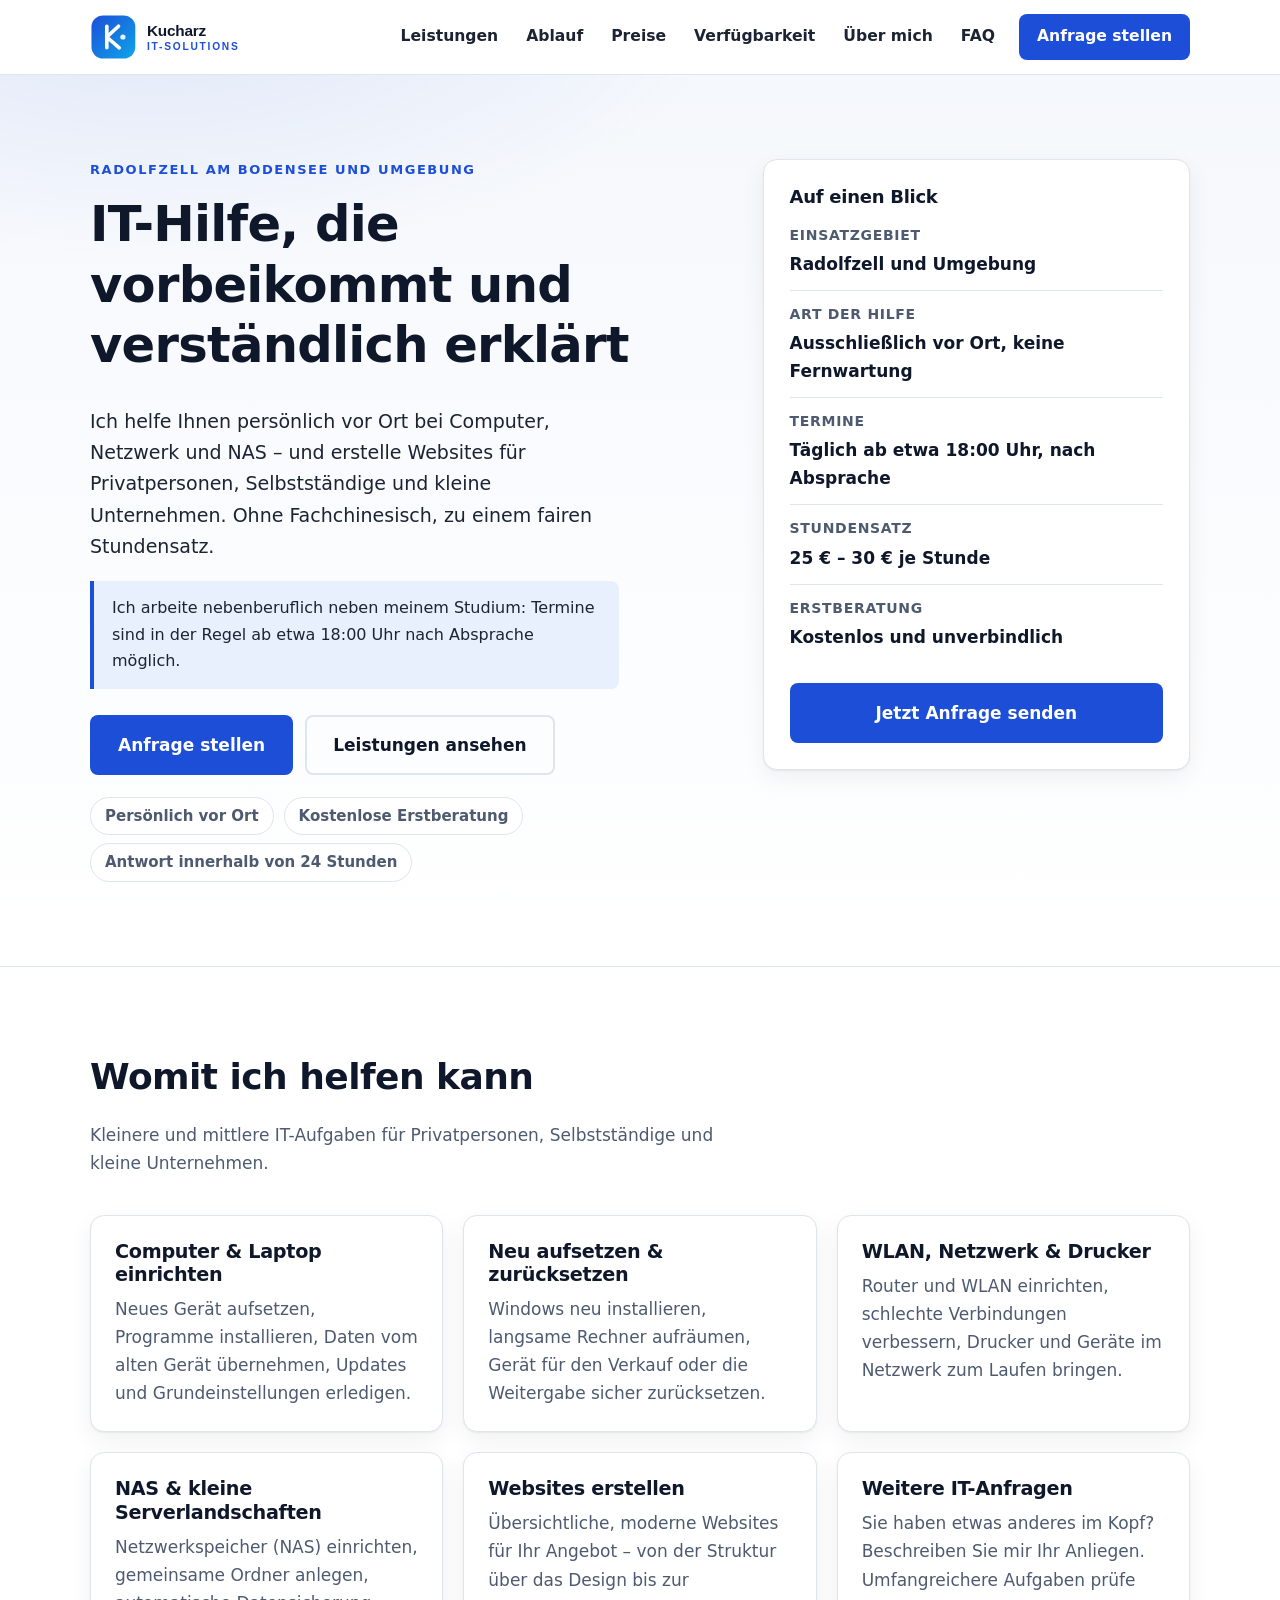
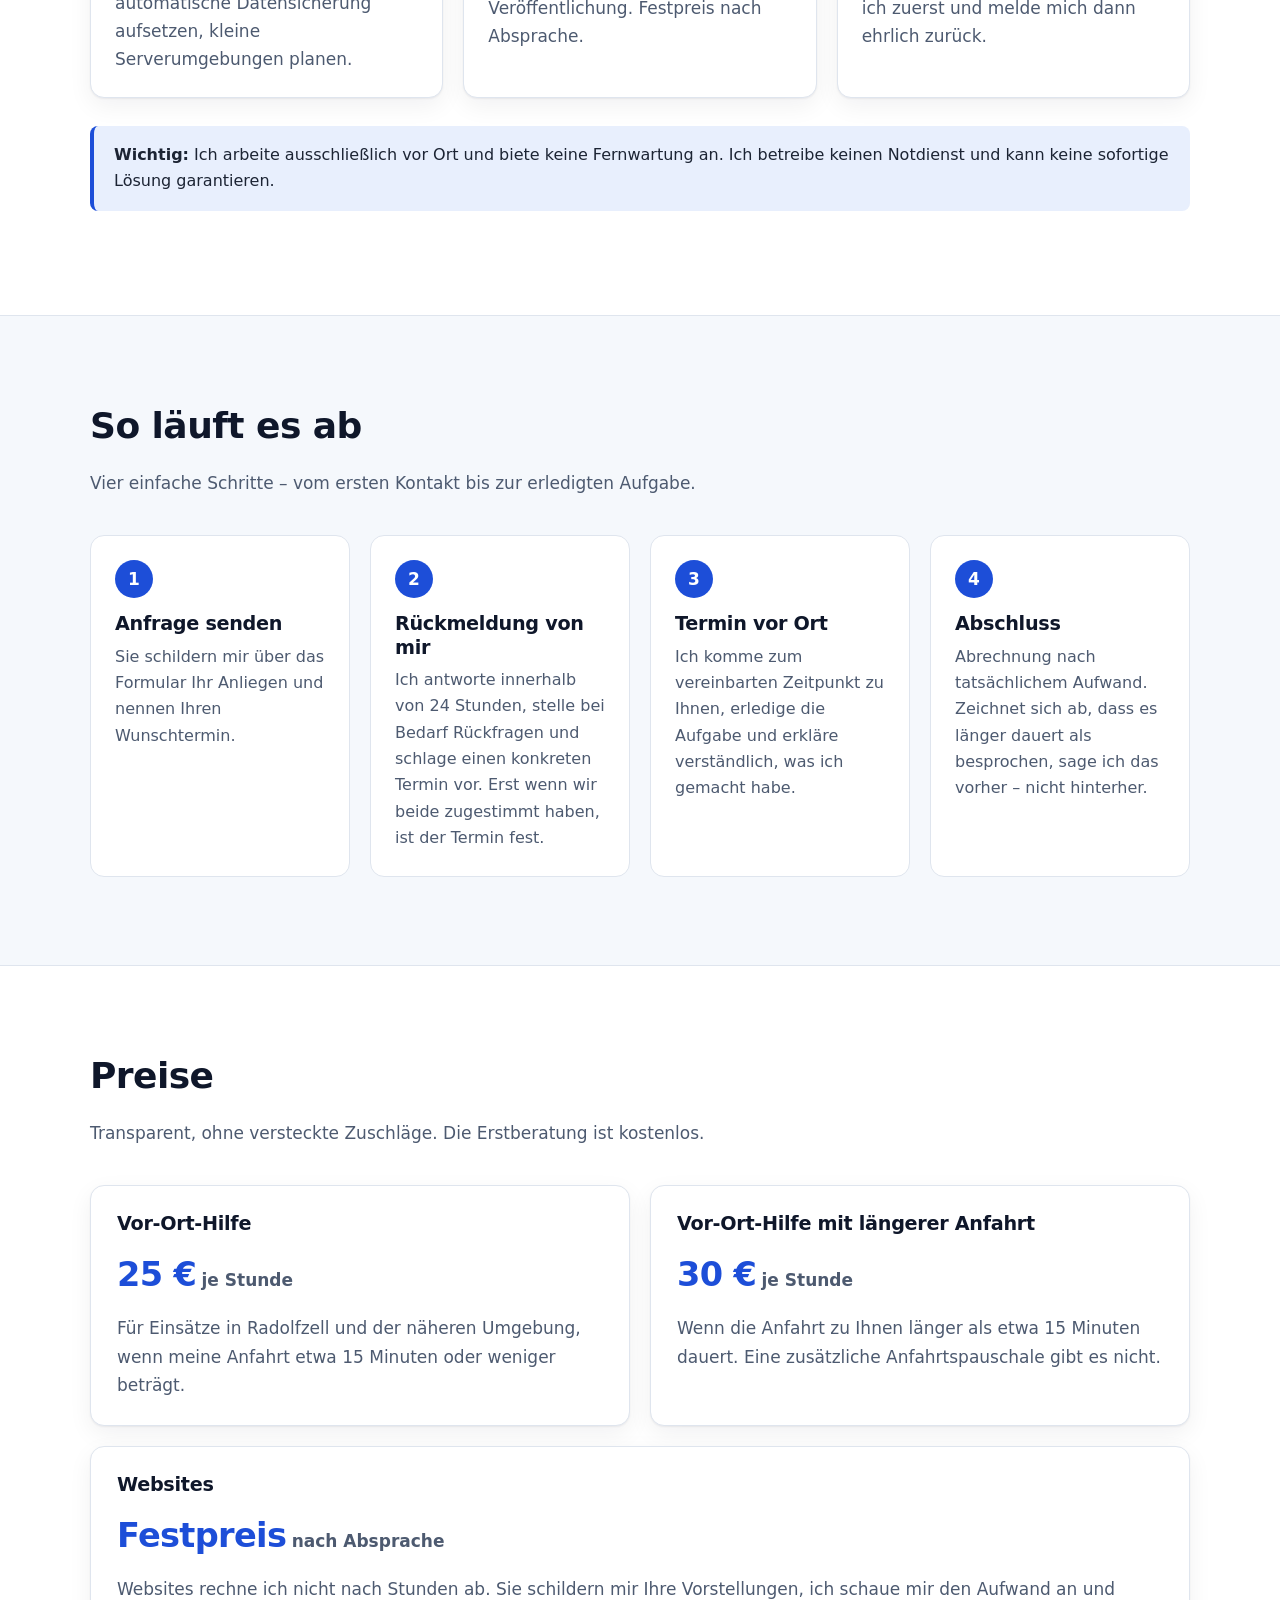
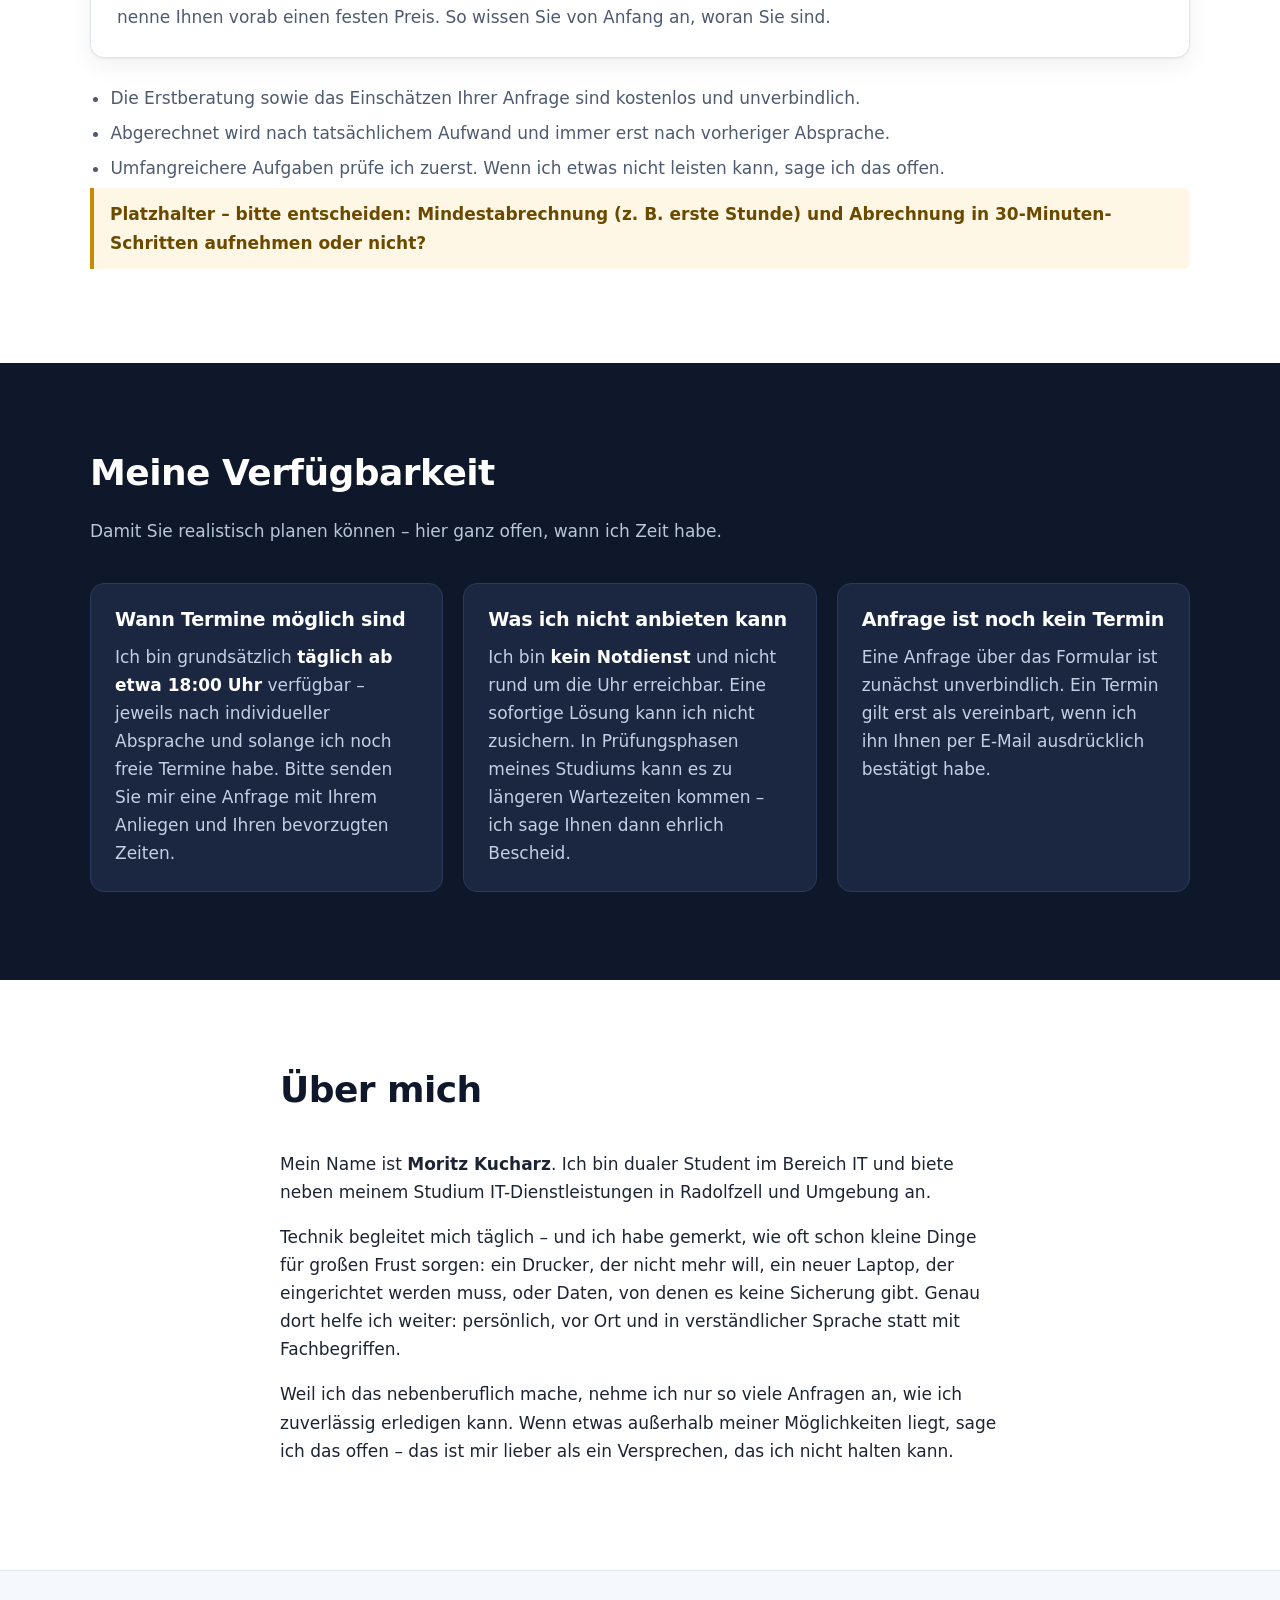
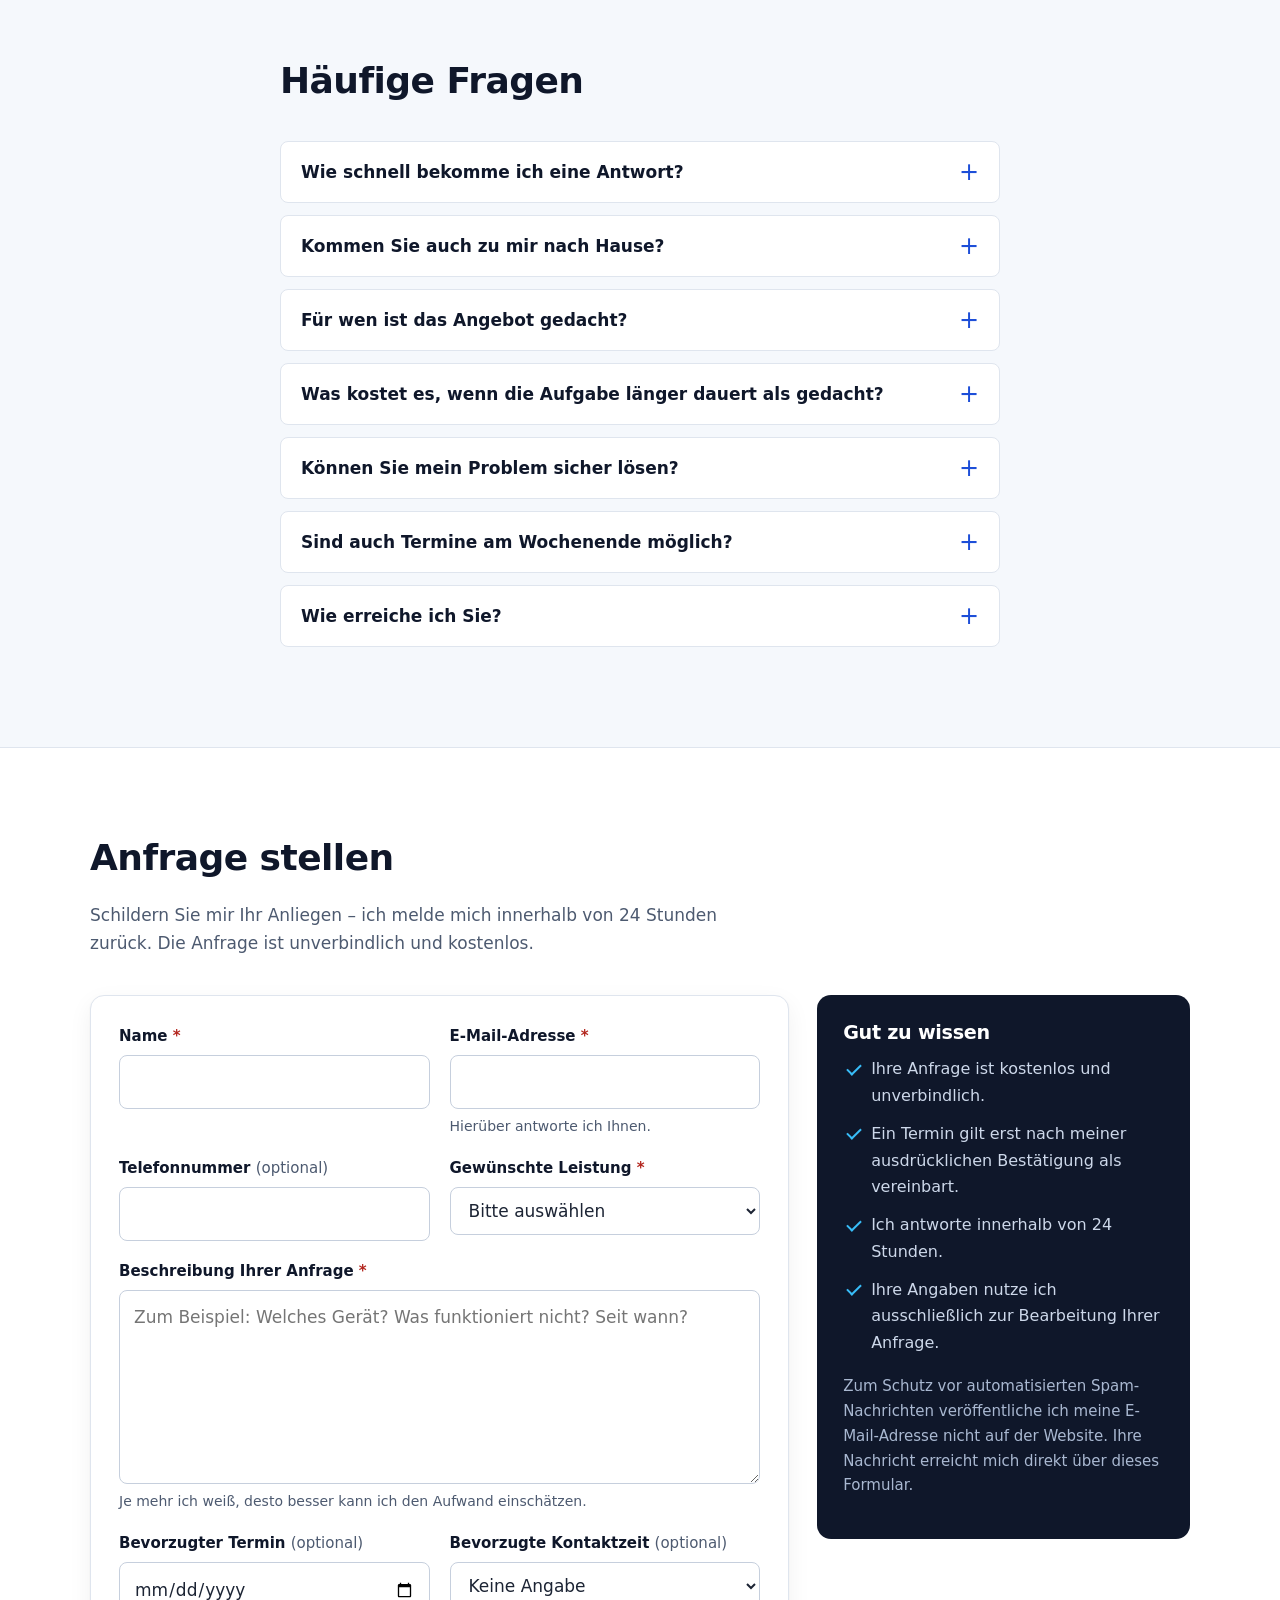
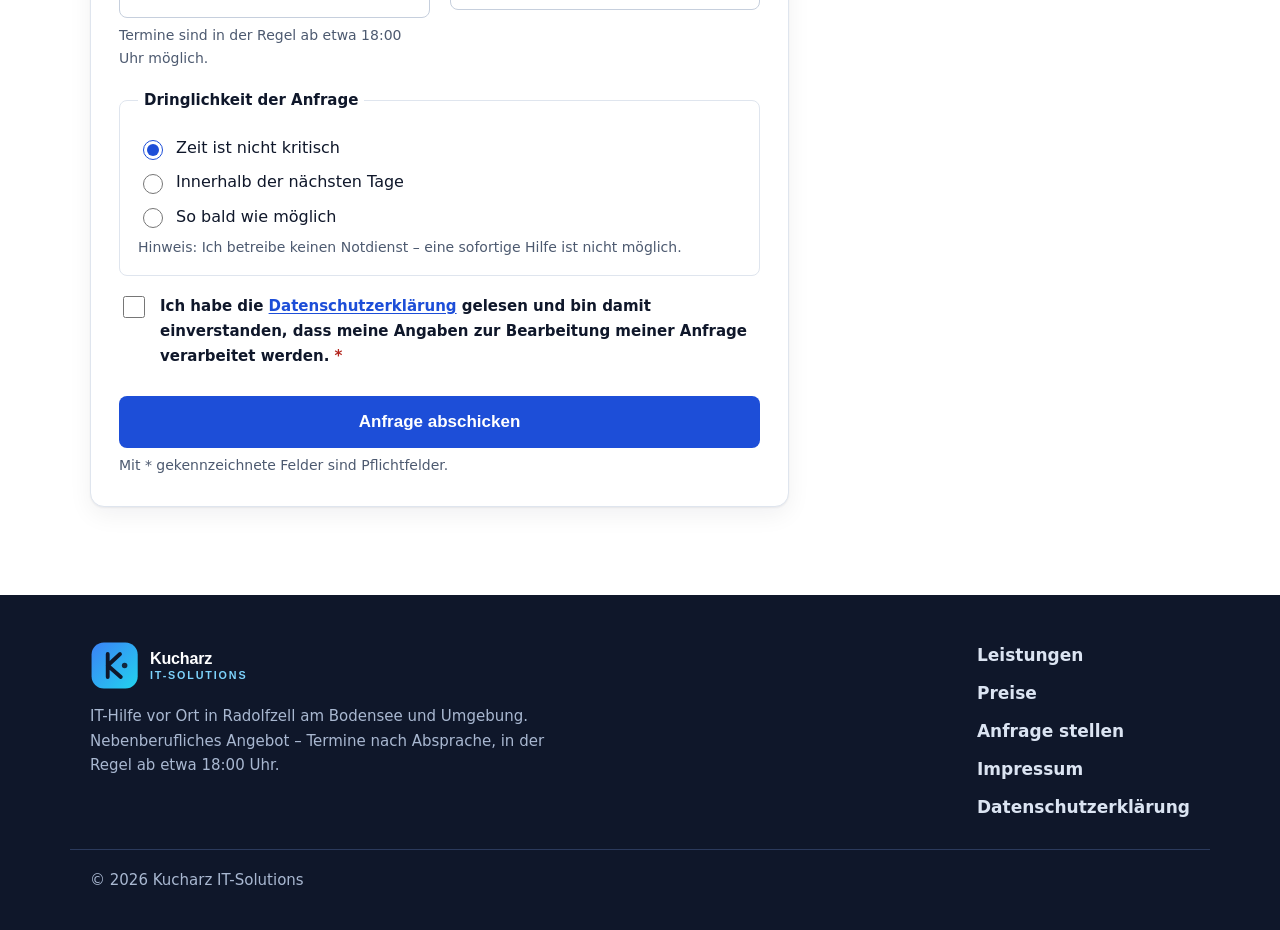
<file: index.html>
<!DOCTYPE html>
<html lang="de">
<head>
<meta charset="utf-8">
<meta name="viewport" content="width=device-width, initial-scale=1">
<title>Kucharz IT-Solutions – IT-Hilfe vor Ort in Radolfzell und Umgebung</title>
<meta name="description" content="Persönliche IT-Hilfe vor Ort in Radolfzell und Umgebung: Computer einrichten, Neuinstallation, WLAN, Drucker, NAS und Websites. Termine abends nach Absprache.">
<meta name="author" content="Kucharz IT-Solutions">
<meta name="robots" content="index, follow">
<link rel="canonical" href="https://DEIN-GITHUB-NAME.github.io/kucharz-it-solutions/">

<meta property="og:type" content="website">
<meta property="og:locale" content="de_DE">
<meta property="og:site_name" content="Kucharz IT-Solutions">
<meta property="og:title" content="Kucharz IT-Solutions – IT-Hilfe vor Ort in Radolfzell">
<meta property="og:description" content="Computer, Netzwerk, NAS und Websites. Persönlich vor Ort in Radolfzell und Umgebung. Termine abends nach Absprache.">
<meta property="og:url" content="https://DEIN-GITHUB-NAME.github.io/kucharz-it-solutions/">
<meta property="og:image" content="https://DEIN-GITHUB-NAME.github.io/kucharz-it-solutions/assets/img/og-image.svg">
<meta name="twitter:card" content="summary_large_image">

<meta name="theme-color" content="#0f172a">
<link rel="icon" href="assets/img/favicon.svg" type="image/svg+xml">
<link rel="stylesheet" href="assets/css/style.css">

<script type="application/ld+json">
{
  "@context": "https://schema.org",
  "@type": "LocalBusiness",
  "name": "Kucharz IT-Solutions",
  "description": "Nebenberufliche IT-Dienstleistungen vor Ort: Computer und Laptop einrichten, Neuinstallation, WLAN und Netzwerk, Drucker, NAS und kleine Serverlandschaften sowie Erstellung von Websites.",
  "url": "https://DEIN-GITHUB-NAME.github.io/kucharz-it-solutions/",
  "areaServed": {
    "@type": "City",
    "name": "Radolfzell am Bodensee"
  },
  "priceRange": "25-30 EUR pro Stunde",
  "openingHoursSpecification": {
    "@type": "OpeningHoursSpecification",
    "dayOfWeek": ["Monday","Tuesday","Wednesday","Thursday","Friday","Saturday","Sunday"],
    "opens": "18:00",
    "closes": "21:00",
    "description": "Termine nach individueller Absprache"
  }
}
</script>

</head>
<body>

<a class="skip-link" href="#hauptinhalt">Direkt zum Inhalt springen</a>

<header class="site-header" id="kopf">
  <div class="container header-inner">
    <a class="logo" href="index.html" aria-label="Kucharz IT-Solutions – zur Startseite">
      <img src="assets/img/logo.svg" alt="Kucharz IT-Solutions" width="200" height="49">
    </a>

    <button class="nav-toggle" type="button" aria-expanded="false" aria-controls="hauptnavigation">
      <span class="nav-toggle-bars" aria-hidden="true"></span>
      <span class="nav-toggle-text">Menü</span>
    </button>

    <nav class="site-nav" id="hauptnavigation" aria-label="Hauptnavigation">
      <ul>
        <li><a href="#leistungen">Leistungen</a></li>
        <li><a href="#ablauf">Ablauf</a></li>
        <li><a href="#preise">Preise</a></li>
        <li><a href="#verfuegbarkeit">Verfügbarkeit</a></li>
        <li><a href="#ueber-mich">Über mich</a></li>
        <li><a href="#faq">FAQ</a></li>
        <li><a class="nav-cta" href="#anfrage">Anfrage stellen</a></li>
      </ul>
    </nav>
  </div>
</header>

<main id="hauptinhalt">

  <section class="hero">
    <div class="container hero-inner">
      <div class="hero-text">
        <p class="eyebrow">Radolfzell am Bodensee und Umgebung</p>
        <h1>IT-Hilfe, die vorbeikommt und verständlich erklärt</h1>
        <p class="lead">
          Ich helfe Ihnen persönlich vor Ort bei Computer, Netzwerk und NAS –
          und erstelle Websites für Privatpersonen, Selbstständige und kleine Unternehmen.
          Ohne Fachchinesisch, zu einem fairen Stundensatz.
        </p>
        <p class="hero-note">
          Ich arbeite nebenberuflich neben meinem Studium: Termine sind
          in der Regel ab etwa 18:00 Uhr nach Absprache möglich.
        </p>
        <div class="hero-actions">
          <a class="btn btn-primary" href="#anfrage">Anfrage stellen</a>
          <a class="btn btn-ghost" href="#leistungen">Leistungen ansehen</a>
        </div>
        <ul class="hero-badges">
          <li>Persönlich vor Ort</li>
          <li>Kostenlose Erstberatung</li>
          <li>Antwort innerhalb von 24 Stunden</li>
        </ul>
      </div>

      <aside class="hero-card" aria-label="Kurzinformationen">
        <h2 class="hero-card-title">Auf einen Blick</h2>
        <dl class="facts">
          <div><dt>Einsatzgebiet</dt><dd>Radolfzell und Umgebung</dd></div>
          <div><dt>Art der Hilfe</dt><dd>Ausschließlich vor Ort, keine Fernwartung</dd></div>
          <div><dt>Termine</dt><dd>Täglich ab etwa 18:00 Uhr, nach Absprache</dd></div>
          <div><dt>Stundensatz</dt><dd>25 € – 30 € je Stunde</dd></div>
          <div><dt>Erstberatung</dt><dd>Kostenlos und unverbindlich</dd></div>
        </dl>
        <a class="btn btn-primary btn-block" href="#anfrage">Jetzt Anfrage senden</a>
      </aside>
    </div>
  </section>

  <section class="section" id="leistungen">
    <div class="container">
      <header class="section-head">
        <h2>Womit ich helfen kann</h2>
        <p>Kleinere und mittlere IT-Aufgaben für Privatpersonen, Selbstständige und kleine Unternehmen.</p>
      </header>

      <ul class="cards">
        <li class="card">
          <h3>Computer &amp; Laptop einrichten</h3>
          <p>Neues Gerät aufsetzen, Programme installieren, Daten vom alten Gerät übernehmen,
             Updates und Grundeinstellungen erledigen.</p>
        </li>
        <li class="card">
          <h3>Neu aufsetzen &amp; zurücksetzen</h3>
          <p>Windows neu installieren, langsame Rechner aufräumen, Gerät für den Verkauf
             oder die Weitergabe sicher zurücksetzen.</p>
        </li>
        <li class="card">
          <h3>WLAN, Netzwerk &amp; Drucker</h3>
          <p>Router und WLAN einrichten, schlechte Verbindungen verbessern,
             Drucker und Geräte im Netzwerk zum Laufen bringen.</p>
        </li>
        <li class="card">
          <h3>NAS &amp; kleine Serverlandschaften</h3>
          <p>Netzwerkspeicher (NAS) einrichten, gemeinsame Ordner anlegen,
             automatische Datensicherung aufsetzen, kleine Serverumgebungen planen.</p>
        </li>
        <li class="card">
          <h3>Websites erstellen</h3>
          <p>Übersichtliche, moderne Websites für Ihr Angebot – von der Struktur
             über das Design bis zur Veröffentlichung. Festpreis nach Absprache.</p>
        </li>
        <li class="card">
          <h3>Weitere IT-Anfragen</h3>
          <p>Sie haben etwas anderes im Kopf? Beschreiben Sie mir Ihr Anliegen.
             Umfangreichere Aufgaben prüfe ich zuerst und melde mich dann ehrlich zurück.</p>
        </li>
      </ul>

      <p class="hinweis">
        <strong>Wichtig:</strong> Ich arbeite ausschließlich vor Ort und biete keine Fernwartung an.
        Ich betreibe keinen Notdienst und kann keine sofortige Lösung garantieren.
      </p>
    </div>
  </section>

  <section class="section section-alt" id="ablauf">
    <div class="container">
      <header class="section-head">
        <h2>So läuft es ab</h2>
        <p>Vier einfache Schritte – vom ersten Kontakt bis zur erledigten Aufgabe.</p>
      </header>

      <ol class="steps">
        <li class="step">
          <span class="step-num" aria-hidden="true">1</span>
          <h3>Anfrage senden</h3>
          <p>Sie schildern mir über das Formular Ihr Anliegen und nennen Ihren Wunschtermin.</p>
        </li>
        <li class="step">
          <span class="step-num" aria-hidden="true">2</span>
          <h3>Rückmeldung von mir</h3>
          <p>Ich antworte innerhalb von 24 Stunden, stelle bei Bedarf Rückfragen und schlage
             einen konkreten Termin vor. Erst wenn wir beide zugestimmt haben, ist der Termin fest.</p>
        </li>
        <li class="step">
          <span class="step-num" aria-hidden="true">3</span>
          <h3>Termin vor Ort</h3>
          <p>Ich komme zum vereinbarten Zeitpunkt zu Ihnen, erledige die Aufgabe und
             erkläre verständlich, was ich gemacht habe.</p>
        </li>
        <li class="step">
          <span class="step-num" aria-hidden="true">4</span>
          <h3>Abschluss</h3>
          <p>Abrechnung nach tatsächlichem Aufwand. Zeichnet sich ab, dass es länger dauert
             als besprochen, sage ich das vorher – nicht hinterher.</p>
        </li>
      </ol>
    </div>
  </section>

  <section class="section" id="preise">
    <div class="container">
      <header class="section-head">
        <h2>Preise</h2>
        <p>Transparent, ohne versteckte Zuschläge. Die Erstberatung ist kostenlos.</p>
      </header>

      <div class="preise">
        <article class="preis-karte">
          <h3>Vor-Ort-Hilfe</h3>
          <p class="preis"><strong>25 €</strong> <span>je Stunde</span></p>
          <p>Für Einsätze in Radolfzell und der näheren Umgebung, wenn meine Anfahrt
             etwa 15 Minuten oder weniger beträgt.</p>
        </article>

        <article class="preis-karte">
          <h3>Vor-Ort-Hilfe mit längerer Anfahrt</h3>
          <p class="preis"><strong>30 €</strong> <span>je Stunde</span></p>
          <p>Wenn die Anfahrt zu Ihnen länger als etwa 15 Minuten dauert.
             Eine zusätzliche Anfahrtspauschale gibt es nicht.</p>
        </article>

        <article class="preis-karte preis-karte-weit">
          <h3>Websites</h3>
          <p class="preis"><strong>Festpreis</strong> <span>nach Absprache</span></p>
          <p>Websites rechne ich nicht nach Stunden ab. Sie schildern mir Ihre Vorstellungen,
             ich schaue mir den Aufwand an und nenne Ihnen vorab einen festen Preis.
             So wissen Sie von Anfang an, woran Sie sind.</p>
        </article>
      </div>

      <ul class="preis-hinweise">
        <li>Die Erstberatung sowie das Einschätzen Ihrer Anfrage sind kostenlos und unverbindlich.</li>
        <li>Abgerechnet wird nach tatsächlichem Aufwand und immer erst nach vorheriger Absprache.</li>
        <li>Umfangreichere Aufgaben prüfe ich zuerst. Wenn ich etwas nicht leisten kann, sage ich das offen.</li>
        <li class="platzhalter">Platzhalter – bitte entscheiden: Mindestabrechnung (z.&nbsp;B. erste Stunde)
            und Abrechnung in 30-Minuten-Schritten aufnehmen oder nicht?</li>
      </ul>
    </div>
  </section>

  <section class="section section-dark" id="verfuegbarkeit">
    <div class="container">
      <header class="section-head">
        <h2>Meine Verfügbarkeit</h2>
        <p>Damit Sie realistisch planen können – hier ganz offen, wann ich Zeit habe.</p>
      </header>

      <div class="verf-grid">
        <div class="verf-box">
          <h3>Wann Termine möglich sind</h3>
          <p>Ich bin grundsätzlich <strong>täglich ab etwa 18:00 Uhr</strong> verfügbar – jeweils
             nach individueller Absprache und solange ich noch freie Termine habe.
             Bitte senden Sie mir eine Anfrage mit Ihrem Anliegen und Ihren bevorzugten Zeiten.</p>
        </div>
        <div class="verf-box">
          <h3>Was ich nicht anbieten kann</h3>
          <p>Ich bin <strong>kein Notdienst</strong> und nicht rund um die Uhr erreichbar.
             Eine sofortige Lösung kann ich nicht zusichern. In Prüfungsphasen meines Studiums
             kann es zu längeren Wartezeiten kommen – ich sage Ihnen dann ehrlich Bescheid.</p>
        </div>
        <div class="verf-box">
          <h3>Anfrage ist noch kein Termin</h3>
          <p>Eine Anfrage über das Formular ist zunächst unverbindlich. Ein Termin gilt erst
             als vereinbart, wenn ich ihn Ihnen per E-Mail ausdrücklich bestätigt habe.</p>
        </div>
      </div>
    </div>
  </section>

  <section class="section" id="ueber-mich">
    <div class="container narrow">
      <header class="section-head">
        <h2>Über mich</h2>
      </header>
      <p>
        Mein Name ist <strong>Moritz Kucharz</strong>. Ich bin dualer Student im Bereich IT und biete
        neben meinem Studium IT-Dienstleistungen in Radolfzell und Umgebung an.
      </p>
      <p>
        Technik begleitet mich täglich – und ich habe gemerkt, wie oft schon kleine Dinge
        für großen Frust sorgen: ein Drucker, der nicht mehr will, ein neuer Laptop, der
        eingerichtet werden muss, oder Daten, von denen es keine Sicherung gibt.
        Genau dort helfe ich weiter: persönlich, vor Ort und in verständlicher Sprache
        statt mit Fachbegriffen.
      </p>
      <p>
        Weil ich das nebenberuflich mache, nehme ich nur so viele Anfragen an, wie ich
        zuverlässig erledigen kann. Wenn etwas außerhalb meiner Möglichkeiten liegt,
        sage ich das offen – das ist mir lieber als ein Versprechen, das ich nicht halten kann.
      </p>
    </div>
  </section>

  <section class="section section-alt" id="faq">
    <div class="container narrow">
      <header class="section-head">
        <h2>Häufige Fragen</h2>
      </header>

      <div class="faq">
        <details>
          <summary>Wie schnell bekomme ich eine Antwort?</summary>
          <p>Ich melde mich innerhalb von 24 Stunden nach Eingang Ihrer Anfrage bei Ihnen zurück.</p>
        </details>
        <details>
          <summary>Kommen Sie auch zu mir nach Hause?</summary>
          <p>Ja, ich arbeite ausschließlich vor Ort – bei Ihnen zu Hause, im Büro oder im Ladengeschäft.
             Fernwartung biete ich bewusst nicht an.</p>
        </details>
        <details>
          <summary>Für wen ist das Angebot gedacht?</summary>
          <p>Für alle: Privatpersonen jeden Alters, Selbstständige und kleine Unternehmen.
             Ich erkläre alles in normaler Sprache, Vorwissen ist nicht nötig.</p>
        </details>
        <details>
          <summary>Was kostet es, wenn die Aufgabe länger dauert als gedacht?</summary>
          <p>Abgerechnet wird nach tatsächlichem Aufwand. Wenn sich abzeichnet, dass es länger dauert,
             sage ich Ihnen das während des Termins – Sie entscheiden dann, ob ich weitermache.</p>
        </details>
        <details>
          <summary>Können Sie mein Problem sicher lösen?</summary>
          <p>Ich gebe mein Bestes, kann aber keine Lösung garantieren – dafür ist Technik zu unterschiedlich.
             Bei umfangreicheren Anfragen prüfe ich vorher, ob ich helfen kann, und sage ehrlich ab,
             wenn es nicht passt.</p>
        </details>
        <details>
          <summary>Sind auch Termine am Wochenende möglich?</summary>
          <p>Ich bin grundsätzlich täglich ab etwa 18:00 Uhr verfügbar – auch am Wochenende sind
             Termine nach Absprache möglich, solange ich noch Kapazität habe.</p>
        </details>
        <details>
          <summary>Wie erreiche ich Sie?</summary>
          <p>Am besten über das Anfrageformular auf dieser Seite. Ihre Nachricht kommt direkt
             in meinem E-Mail-Postfach an. Eine Telefonnummer veröffentliche ich nicht.</p>
        </details>
      </div>
    </div>
  </section>

  <section class="section" id="anfrage">
    <div class="container">
      <header class="section-head">
        <h2>Anfrage stellen</h2>
        <p>Schildern Sie mir Ihr Anliegen – ich melde mich innerhalb von 24 Stunden zurück.
           Die Anfrage ist unverbindlich und kostenlos.</p>
      </header>

      <div class="form-wrap">
        <form id="anfrage-formular" class="form" novalidate>
          <!-- Web3Forms: Die echte E-Mail-Adresse steht NICHT im Quellcode, nur dieser Schlüssel. -->
          <input type="hidden" name="access_key" value="DEIN_WEB3FORMS_ACCESS_KEY">
          <input type="hidden" name="subject" value="Neue Anfrage über die Website">
          <input type="hidden" name="from_name" value="Website Kucharz IT-Solutions">
          <input type="checkbox" name="botcheck" style="display:none" tabindex="-1" aria-hidden="true">

          <div class="feld">
            <label for="name">Name <span class="pflicht" aria-hidden="true">*</span></label>
            <input type="text" id="name" name="name" autocomplete="name" required aria-describedby="name-fehler">
            <p class="fehler" id="name-fehler" hidden>Bitte geben Sie Ihren Namen ein.</p>
          </div>

          <div class="feld">
            <label for="email">E-Mail-Adresse <span class="pflicht" aria-hidden="true">*</span></label>
            <input type="email" id="email" name="email" autocomplete="email" required
                   aria-describedby="email-hilfe email-fehler">
            <p class="hilfe" id="email-hilfe">Hierüber antworte ich Ihnen.</p>
            <p class="fehler" id="email-fehler" hidden>Bitte geben Sie eine gültige E-Mail-Adresse ein.</p>
          </div>

          <div class="feld">
            <label for="telefon">Telefonnummer <span class="optional">(optional)</span></label>
            <input type="tel" id="telefon" name="telefon" autocomplete="tel">
          </div>

          <div class="feld">
            <label for="leistung">Gewünschte Leistung <span class="pflicht" aria-hidden="true">*</span></label>
            <select id="leistung" name="leistung" required aria-describedby="leistung-fehler">
              <option value="">Bitte auswählen</option>
              <option>Computer oder Laptop einrichten</option>
              <option>Neu aufsetzen oder zurücksetzen</option>
              <option>WLAN, Netzwerk oder Drucker</option>
              <option>NAS oder kleine Serverlandschaft</option>
              <option>Website erstellen</option>
              <option>Datensicherung oder Datenübertragung</option>
              <option>Etwas anderes / noch unklar</option>
            </select>
            <p class="fehler" id="leistung-fehler" hidden>Bitte wählen Sie eine Leistung aus.</p>
          </div>

          <div class="feld feld-weit">
            <label for="beschreibung">Beschreibung Ihrer Anfrage <span class="pflicht" aria-hidden="true">*</span></label>
            <textarea id="beschreibung" name="beschreibung" rows="6" required
                      aria-describedby="beschreibung-hilfe beschreibung-fehler"
                      placeholder="Zum Beispiel: Welches Gerät? Was funktioniert nicht? Seit wann?"></textarea>
            <p class="hilfe" id="beschreibung-hilfe">Je mehr ich weiß, desto besser kann ich den Aufwand einschätzen.</p>
            <p class="fehler" id="beschreibung-fehler" hidden>Bitte beschreiben Sie Ihr Anliegen kurz.</p>
          </div>
          <div class="feld">
            <label for="wunschtermin">Bevorzugter Termin <span class="optional">(optional)</span></label>
            <input type="date" id="wunschtermin" name="wunschtermin">
            <p class="hilfe">Termine sind in der Regel ab etwa 18:00 Uhr möglich.</p>
          </div>

          <div class="feld">
            <label for="kontaktzeit">Bevorzugte Kontaktzeit <span class="optional">(optional)</span></label>
            <select id="kontaktzeit" name="kontaktzeit">
              <option value="">Keine Angabe</option>
              <option>Vormittags</option>
              <option>Nachmittags</option>
              <option>Abends ab 18:00 Uhr</option>
              <option>Jederzeit per E-Mail</option>
            </select>
          </div>

          <fieldset class="feld feld-weit">
            <legend>Dringlichkeit der Anfrage</legend>
            <div class="radios">
              <label><input type="radio" name="dringlichkeit" value="Zeit ist nicht kritisch" checked> Zeit ist nicht kritisch</label>
              <label><input type="radio" name="dringlichkeit" value="Innerhalb der nächsten Tage"> Innerhalb der nächsten Tage</label>
              <label><input type="radio" name="dringlichkeit" value="So bald wie möglich"> So bald wie möglich</label>
            </div>
            <p class="hilfe">Hinweis: Ich betreibe keinen Notdienst – eine sofortige Hilfe ist nicht möglich.</p>
          </fieldset>

          <div class="feld feld-weit checkbox-feld">
            <label class="checkbox">
              <input type="checkbox" id="datenschutz" name="datenschutz" value="zugestimmt" required
                     aria-describedby="datenschutz-fehler">
              <span>Ich habe die <a href="datenschutz.html">Datenschutzerklärung</a> gelesen und bin damit
                    einverstanden, dass meine Angaben zur Bearbeitung meiner Anfrage verarbeitet werden.
                    <span class="pflicht" aria-hidden="true">*</span></span>
            </label>
            <p class="fehler" id="datenschutz-fehler" hidden>Ohne Ihre Zustimmung kann ich die Anfrage nicht bearbeiten.</p>
          </div>

          <div class="feld feld-weit form-aktion">
            <button class="btn btn-primary btn-block" type="submit">Anfrage abschicken</button>
            <p class="hilfe">Mit <span aria-hidden="true">*</span> gekennzeichnete Felder sind Pflichtfelder.</p>
          </div>

          <p class="form-status" id="form-status" role="status" aria-live="polite" hidden></p>
        </form>

        <aside class="form-info">
          <h3>Gut zu wissen</h3>
          <ul class="haken">
            <li>Ihre Anfrage ist kostenlos und unverbindlich.</li>
            <li>Ein Termin gilt erst nach meiner ausdrücklichen Bestätigung als vereinbart.</li>
            <li>Ich antworte innerhalb von 24 Stunden.</li>
            <li>Ihre Angaben nutze ich ausschließlich zur Bearbeitung Ihrer Anfrage.</li>
          </ul>
          <p class="klein">
            Zum Schutz vor automatisierten Spam-Nachrichten veröffentliche ich meine
            E-Mail-Adresse nicht auf der Website. Ihre Nachricht erreicht mich
            direkt über dieses Formular.
          </p>
        </aside>
      </div>
    </div>
  </section>






</main>

<footer class="site-footer">
  <div class="container footer-inner">
    <div class="footer-brand">
      <img class="footer-logo" src="assets/img/logo-hell.svg" alt="Kucharz IT-Solutions" width="200" height="49">
      <p class="klein">IT-Hilfe vor Ort in Radolfzell am Bodensee und Umgebung.<br>
         Nebenberufliches Angebot – Termine nach Absprache, in der Regel ab etwa 18:00 Uhr.</p>
    </div>
    <nav aria-label="Fußzeile">
      <ul class="footer-nav">
        <li><a href="#leistungen">Leistungen</a></li>
        <li><a href="#preise">Preise</a></li>
        <li><a href="#anfrage">Anfrage stellen</a></li>
        <li><a href="impressum.html">Impressum</a></li>
        <li><a href="datenschutz.html">Datenschutzerklärung</a></li>
      </ul>
    </nav>
  </div>
  <div class="container footer-bottom">
    <p class="klein">&copy; <span id="jahr">2025</span> Kucharz IT-Solutions</p>
  </div>
</footer>

<script src="assets/js/main.js"></script>
</body>
</html>
</file>
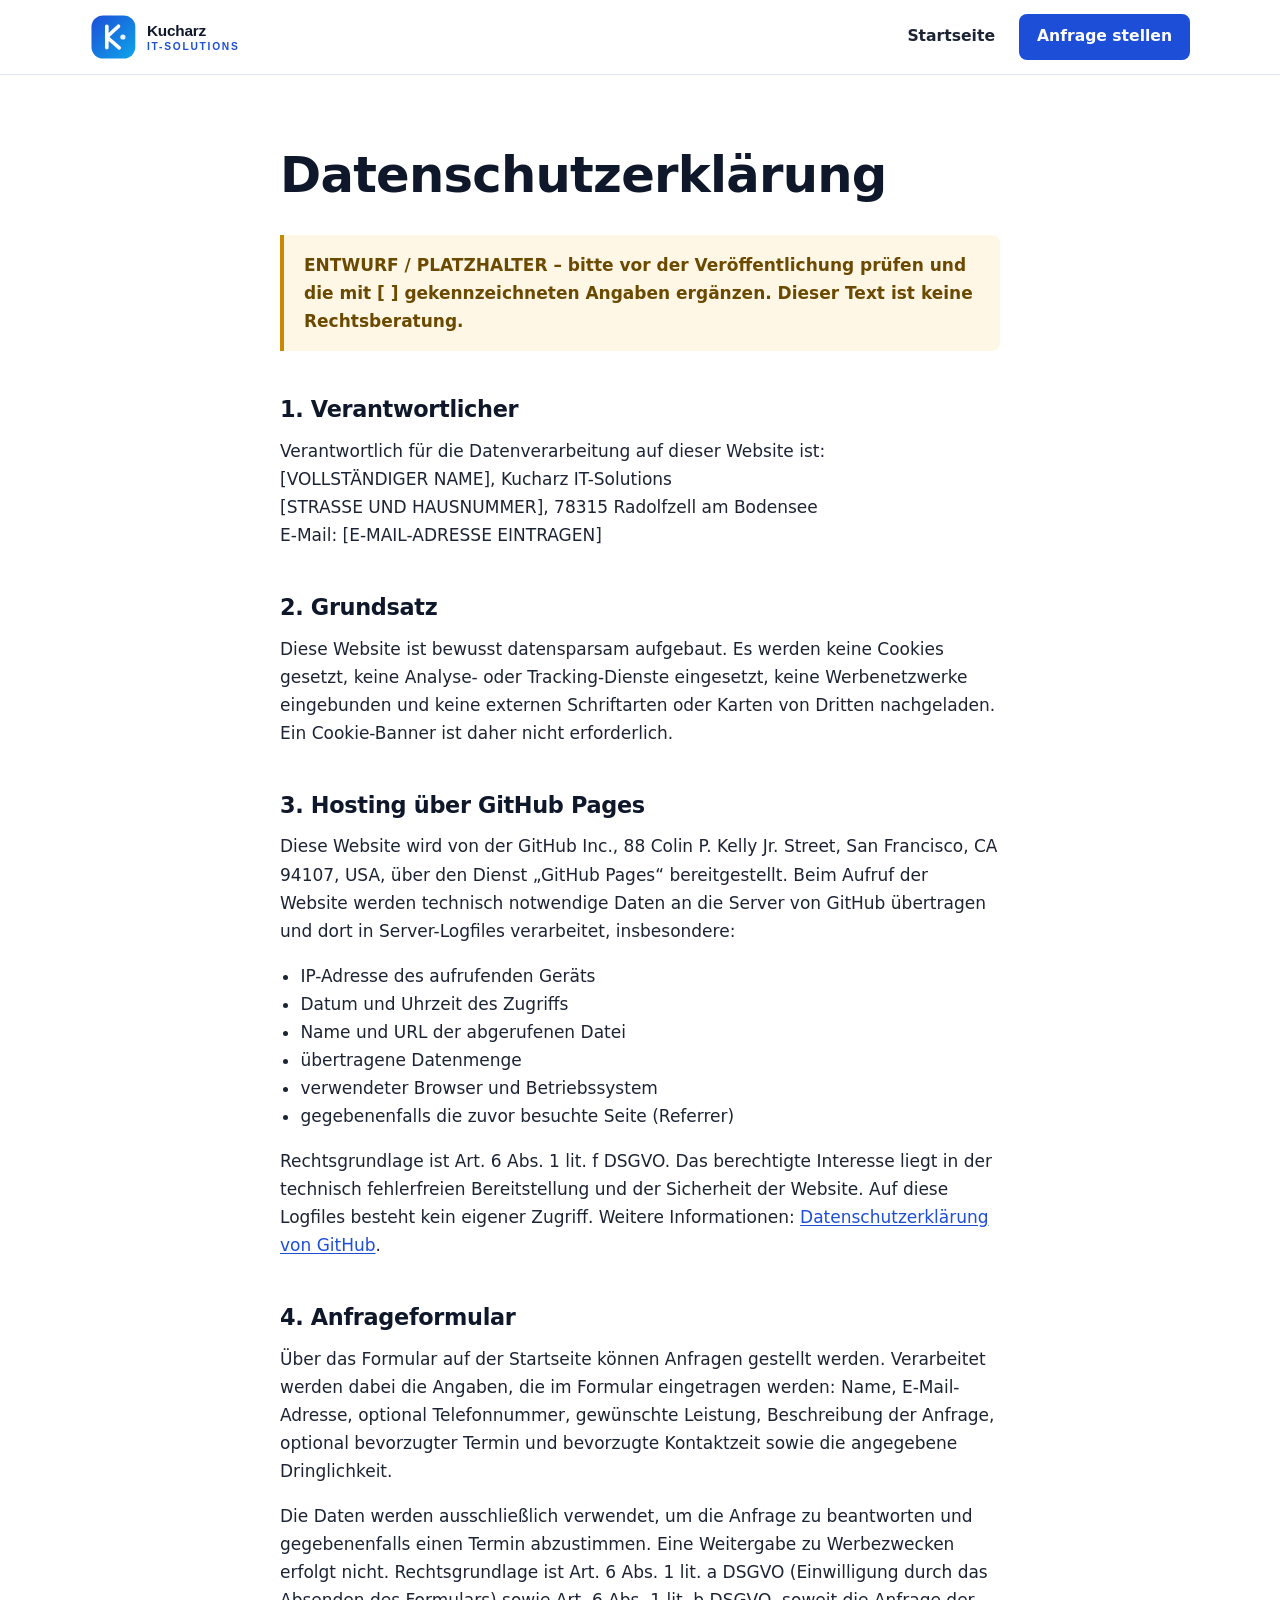
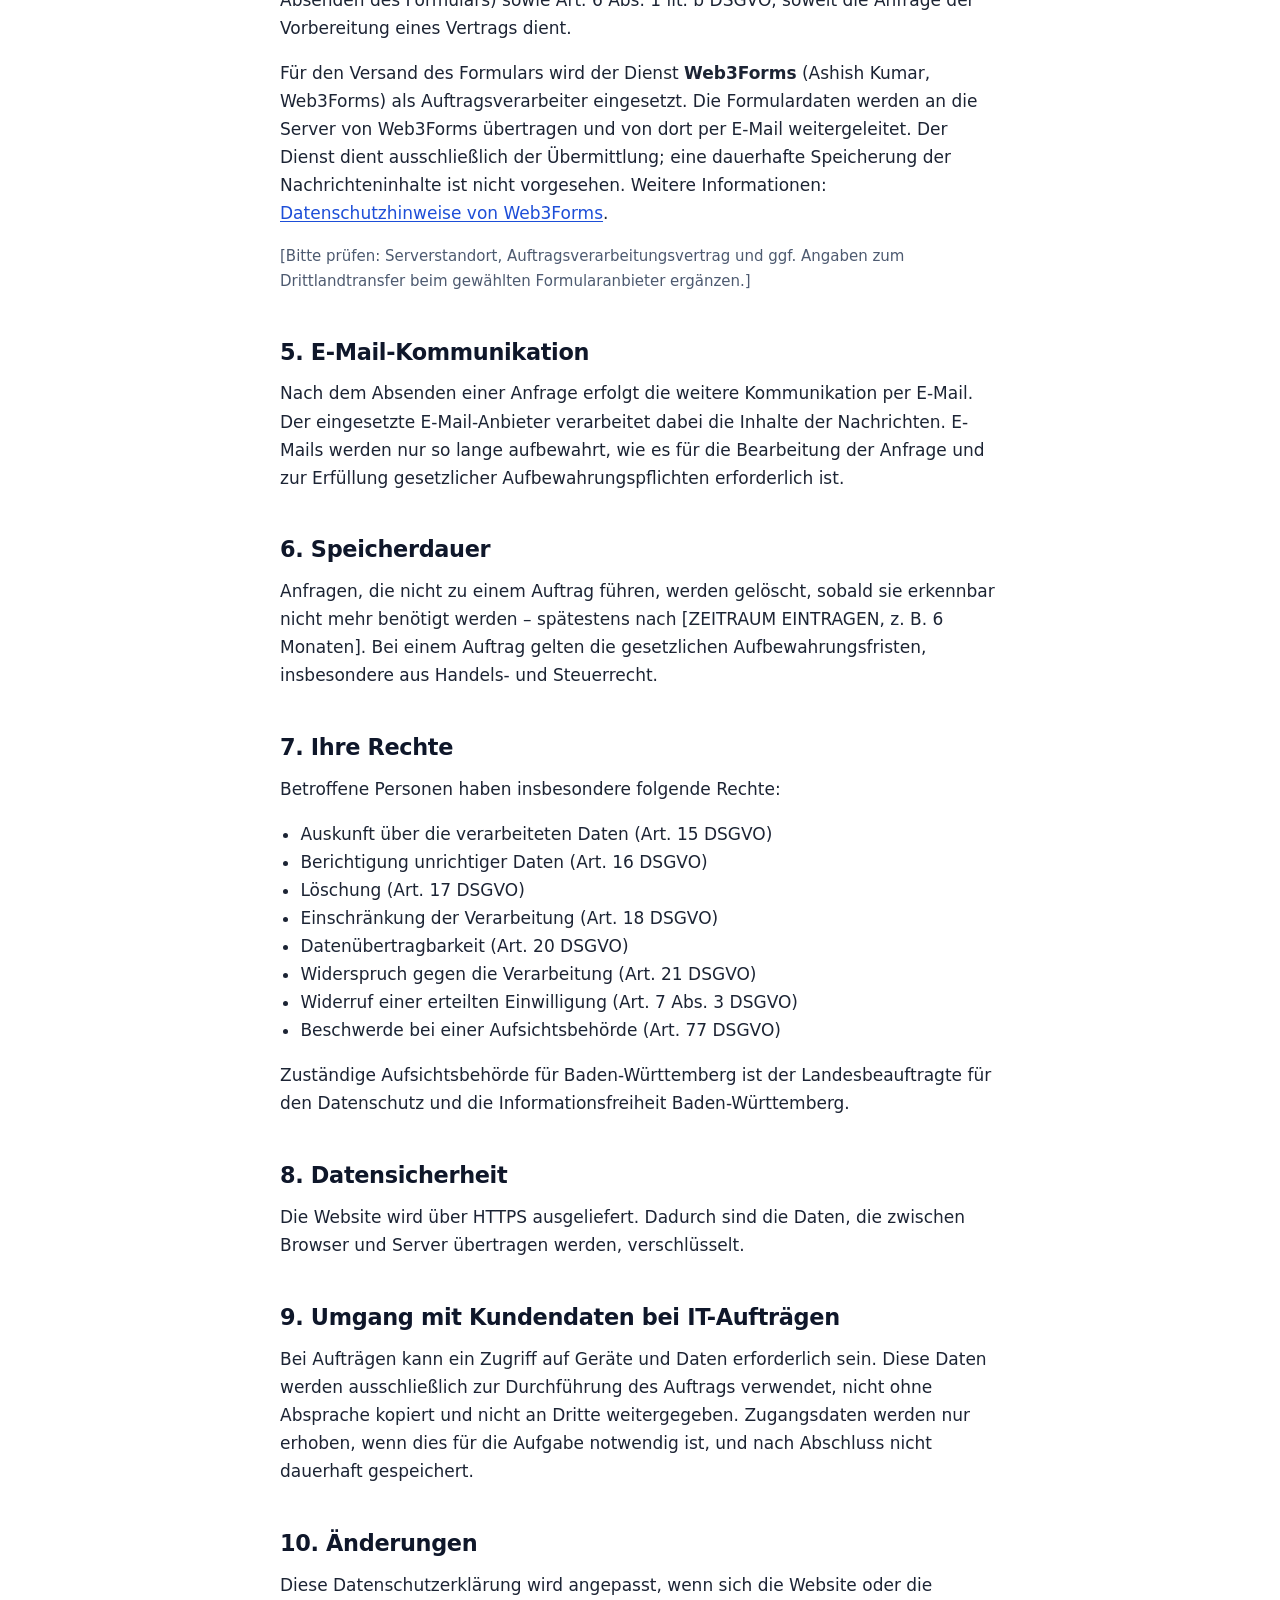
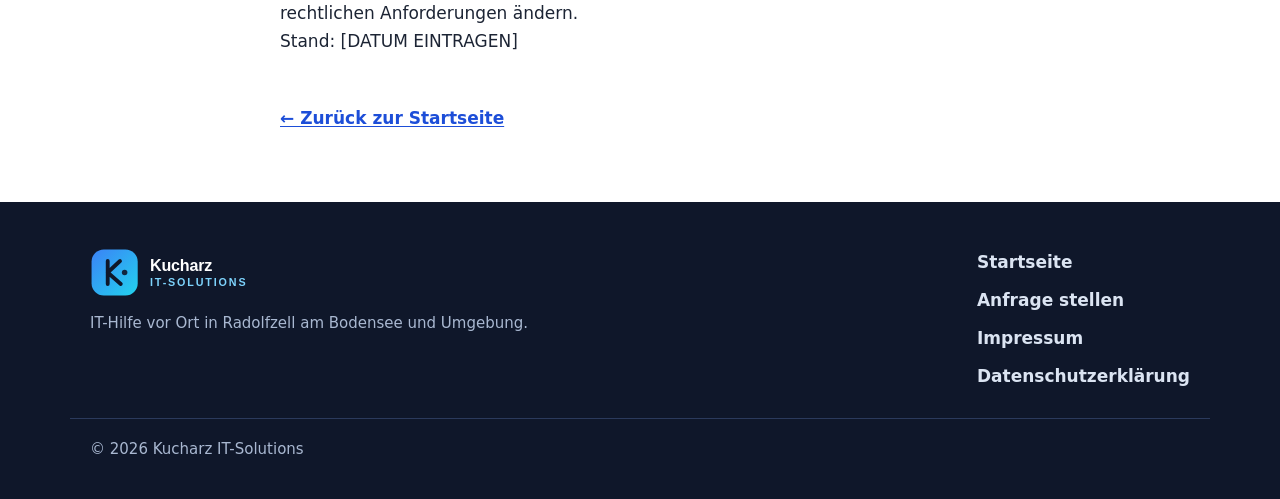
<file: datenschutz.html>
<!DOCTYPE html>
<html lang="de">
<head>
<meta charset="utf-8">
<meta name="viewport" content="width=device-width, initial-scale=1">
<title>Datenschutzerklärung – Kucharz IT-Solutions</title>
<meta name="description" content="Datenschutzerklärung von Kucharz IT-Solutions: Welche Daten beim Besuch der Website und beim Anfrageformular verarbeitet werden.">
<meta name="robots" content="index, follow">
<meta name="theme-color" content="#0f172a">
<link rel="icon" href="assets/img/favicon.svg" type="image/svg+xml">
<link rel="stylesheet" href="assets/css/style.css">
</head>
<body>

<a class="skip-link" href="#hauptinhalt">Direkt zum Inhalt springen</a>

<header class="site-header">
  <div class="container header-inner">
    <a class="logo" href="index.html" aria-label="Kucharz IT-Solutions – zur Startseite">
      <img src="assets/img/logo.svg" alt="Kucharz IT-Solutions" width="200" height="49">
    </a>
    <nav class="site-nav nav-einfach" aria-label="Hauptnavigation">
      <ul>
        <li><a href="index.html">Startseite</a></li>
        <li><a class="nav-cta" href="index.html#anfrage">Anfrage stellen</a></li>
      </ul>
    </nav>
  </div>
</header>

<main id="hauptinhalt" class="rechtstext">
  <div class="container narrow">

    <h1>Datenschutzerklärung</h1>

    <p class="hinweis-box">
      ENTWURF / PLATZHALTER – bitte vor der Veröffentlichung prüfen und die mit [ ]
      gekennzeichneten Angaben ergänzen. Dieser Text ist keine Rechtsberatung.
    </p>

    <h2>1. Verantwortlicher</h2>
    <p>
      Verantwortlich für die Datenverarbeitung auf dieser Website ist:<br>
      [VOLLSTÄNDIGER NAME], Kucharz IT-Solutions<br>
      [STRASSE UND HAUSNUMMER], 78315 Radolfzell am Bodensee<br>
      E-Mail: [E-MAIL-ADRESSE EINTRAGEN]
    </p>

    <h2>2. Grundsatz</h2>
    <p>
      Diese Website ist bewusst datensparsam aufgebaut. Es werden keine Cookies gesetzt,
      keine Analyse- oder Tracking-Dienste eingesetzt, keine Werbenetzwerke eingebunden
      und keine externen Schriftarten oder Karten von Dritten nachgeladen.
      Ein Cookie-Banner ist daher nicht erforderlich.
    </p>

    <h2>3. Hosting über GitHub Pages</h2>
    <p>
      Diese Website wird von der GitHub Inc., 88 Colin P. Kelly Jr. Street,
      San Francisco, CA 94107, USA, über den Dienst „GitHub Pages“ bereitgestellt.
      Beim Aufruf der Website werden technisch notwendige Daten an die Server von
      GitHub übertragen und dort in Server-Logfiles verarbeitet, insbesondere:
    </p>
    <ul>
      <li>IP-Adresse des aufrufenden Geräts</li>
      <li>Datum und Uhrzeit des Zugriffs</li>
      <li>Name und URL der abgerufenen Datei</li>
      <li>übertragene Datenmenge</li>
      <li>verwendeter Browser und Betriebssystem</li>
      <li>gegebenenfalls die zuvor besuchte Seite (Referrer)</li>
    </ul>
    <p>
      Rechtsgrundlage ist Art. 6 Abs. 1 lit. f DSGVO. Das berechtigte Interesse liegt in der
      technisch fehlerfreien Bereitstellung und der Sicherheit der Website.
      Auf diese Logfiles besteht kein eigener Zugriff.
      Weitere Informationen: <a href="https://docs.github.com/de/site-policy/privacy-policies/github-general-privacy-statement" rel="noopener">Datenschutzerklärung von GitHub</a>.
    </p>

    <h2>4. Anfrageformular</h2>
    <p>
      Über das Formular auf der Startseite können Anfragen gestellt werden. Verarbeitet
      werden dabei die Angaben, die im Formular eingetragen werden:
      Name, E-Mail-Adresse, optional Telefonnummer, gewünschte Leistung, Beschreibung der
      Anfrage, optional bevorzugter Termin und bevorzugte Kontaktzeit sowie die angegebene
      Dringlichkeit.
    </p>
    <p>
      Die Daten werden ausschließlich verwendet, um die Anfrage zu beantworten und
      gegebenenfalls einen Termin abzustimmen. Eine Weitergabe zu Werbezwecken erfolgt nicht.
      Rechtsgrundlage ist Art. 6 Abs. 1 lit. a DSGVO (Einwilligung durch das Absenden des
      Formulars) sowie Art. 6 Abs. 1 lit. b DSGVO, soweit die Anfrage der Vorbereitung
      eines Vertrags dient.
    </p>
    <p>
      Für den Versand des Formulars wird der Dienst <strong>Web3Forms</strong>
      (Ashish Kumar, Web3Forms) als Auftragsverarbeiter eingesetzt. Die Formulardaten werden
      an die Server von Web3Forms übertragen und von dort per E-Mail weitergeleitet.
      Der Dienst dient ausschließlich der Übermittlung; eine dauerhafte Speicherung der
      Nachrichteninhalte ist nicht vorgesehen. Weitere Informationen:
      <a href="https://web3forms.com/privacy" rel="noopener">Datenschutzhinweise von Web3Forms</a>.
    </p>
    <p class="klein">
      [Bitte prüfen: Serverstandort, Auftragsverarbeitungsvertrag und ggf. Angaben zum
      Drittlandtransfer beim gewählten Formularanbieter ergänzen.]
    </p>

    <h2>5. E-Mail-Kommunikation</h2>
    <p>
      Nach dem Absenden einer Anfrage erfolgt die weitere Kommunikation per E-Mail.
      Der eingesetzte E-Mail-Anbieter verarbeitet dabei die Inhalte der Nachrichten.
      E-Mails werden nur so lange aufbewahrt, wie es für die Bearbeitung der Anfrage
      und zur Erfüllung gesetzlicher Aufbewahrungspflichten erforderlich ist.
    </p>

    <h2>6. Speicherdauer</h2>
    <p>
      Anfragen, die nicht zu einem Auftrag führen, werden gelöscht, sobald sie
      erkennbar nicht mehr benötigt werden – spätestens nach [ZEITRAUM EINTRAGEN, z. B. 6 Monaten].
      Bei einem Auftrag gelten die gesetzlichen Aufbewahrungsfristen, insbesondere aus
      Handels- und Steuerrecht.
    </p>

    <h2>7. Ihre Rechte</h2>
    <p>Betroffene Personen haben insbesondere folgende Rechte:</p>
    <ul>
      <li>Auskunft über die verarbeiteten Daten (Art. 15 DSGVO)</li>
      <li>Berichtigung unrichtiger Daten (Art. 16 DSGVO)</li>
      <li>Löschung (Art. 17 DSGVO)</li>
      <li>Einschränkung der Verarbeitung (Art. 18 DSGVO)</li>
      <li>Datenübertragbarkeit (Art. 20 DSGVO)</li>
      <li>Widerspruch gegen die Verarbeitung (Art. 21 DSGVO)</li>
      <li>Widerruf einer erteilten Einwilligung (Art. 7 Abs. 3 DSGVO)</li>
      <li>Beschwerde bei einer Aufsichtsbehörde (Art. 77 DSGVO)</li>
    </ul>
    <p>
      Zuständige Aufsichtsbehörde für Baden-Württemberg ist der Landesbeauftragte für den
      Datenschutz und die Informationsfreiheit Baden-Württemberg.
    </p>

    <h2>8. Datensicherheit</h2>
    <p>
      Die Website wird über HTTPS ausgeliefert. Dadurch sind die Daten, die zwischen
      Browser und Server übertragen werden, verschlüsselt.
    </p>

    <h2>9. Umgang mit Kundendaten bei IT-Aufträgen</h2>
    <p>
      Bei Aufträgen kann ein Zugriff auf Geräte und Daten erforderlich sein. Diese Daten
      werden ausschließlich zur Durchführung des Auftrags verwendet, nicht ohne
      Absprache kopiert und nicht an Dritte weitergegeben. Zugangsdaten werden nur
      erhoben, wenn dies für die Aufgabe notwendig ist, und nach Abschluss nicht dauerhaft
      gespeichert.
    </p>

    <h2>10. Änderungen</h2>
    <p>
      Diese Datenschutzerklärung wird angepasst, wenn sich die Website oder die
      rechtlichen Anforderungen ändern.<br>
      Stand: [DATUM EINTRAGEN]
    </p>

    <a class="zurueck" href="index.html">&larr; Zurück zur Startseite</a>
  </div>
</main>

<footer class="site-footer">
  <div class="container footer-inner">
    <div class="footer-brand">
      <img class="footer-logo" src="assets/img/logo-hell.svg" alt="Kucharz IT-Solutions" width="200" height="49">
      <p class="klein">IT-Hilfe vor Ort in Radolfzell am Bodensee und Umgebung.</p>
    </div>
    <nav aria-label="Fußzeile">
      <ul class="footer-nav">
        <li><a href="index.html">Startseite</a></li>
        <li><a href="index.html#anfrage">Anfrage stellen</a></li>
        <li><a href="impressum.html">Impressum</a></li>
        <li><a href="datenschutz.html">Datenschutzerklärung</a></li>
      </ul>
    </nav>
  </div>
  <div class="container footer-bottom">
    <p class="klein">&copy; <span id="jahr">2025</span> Kucharz IT-Solutions</p>
  </div>
</footer>

<script src="assets/js/main.js"></script>
</body>
</html>
</file>
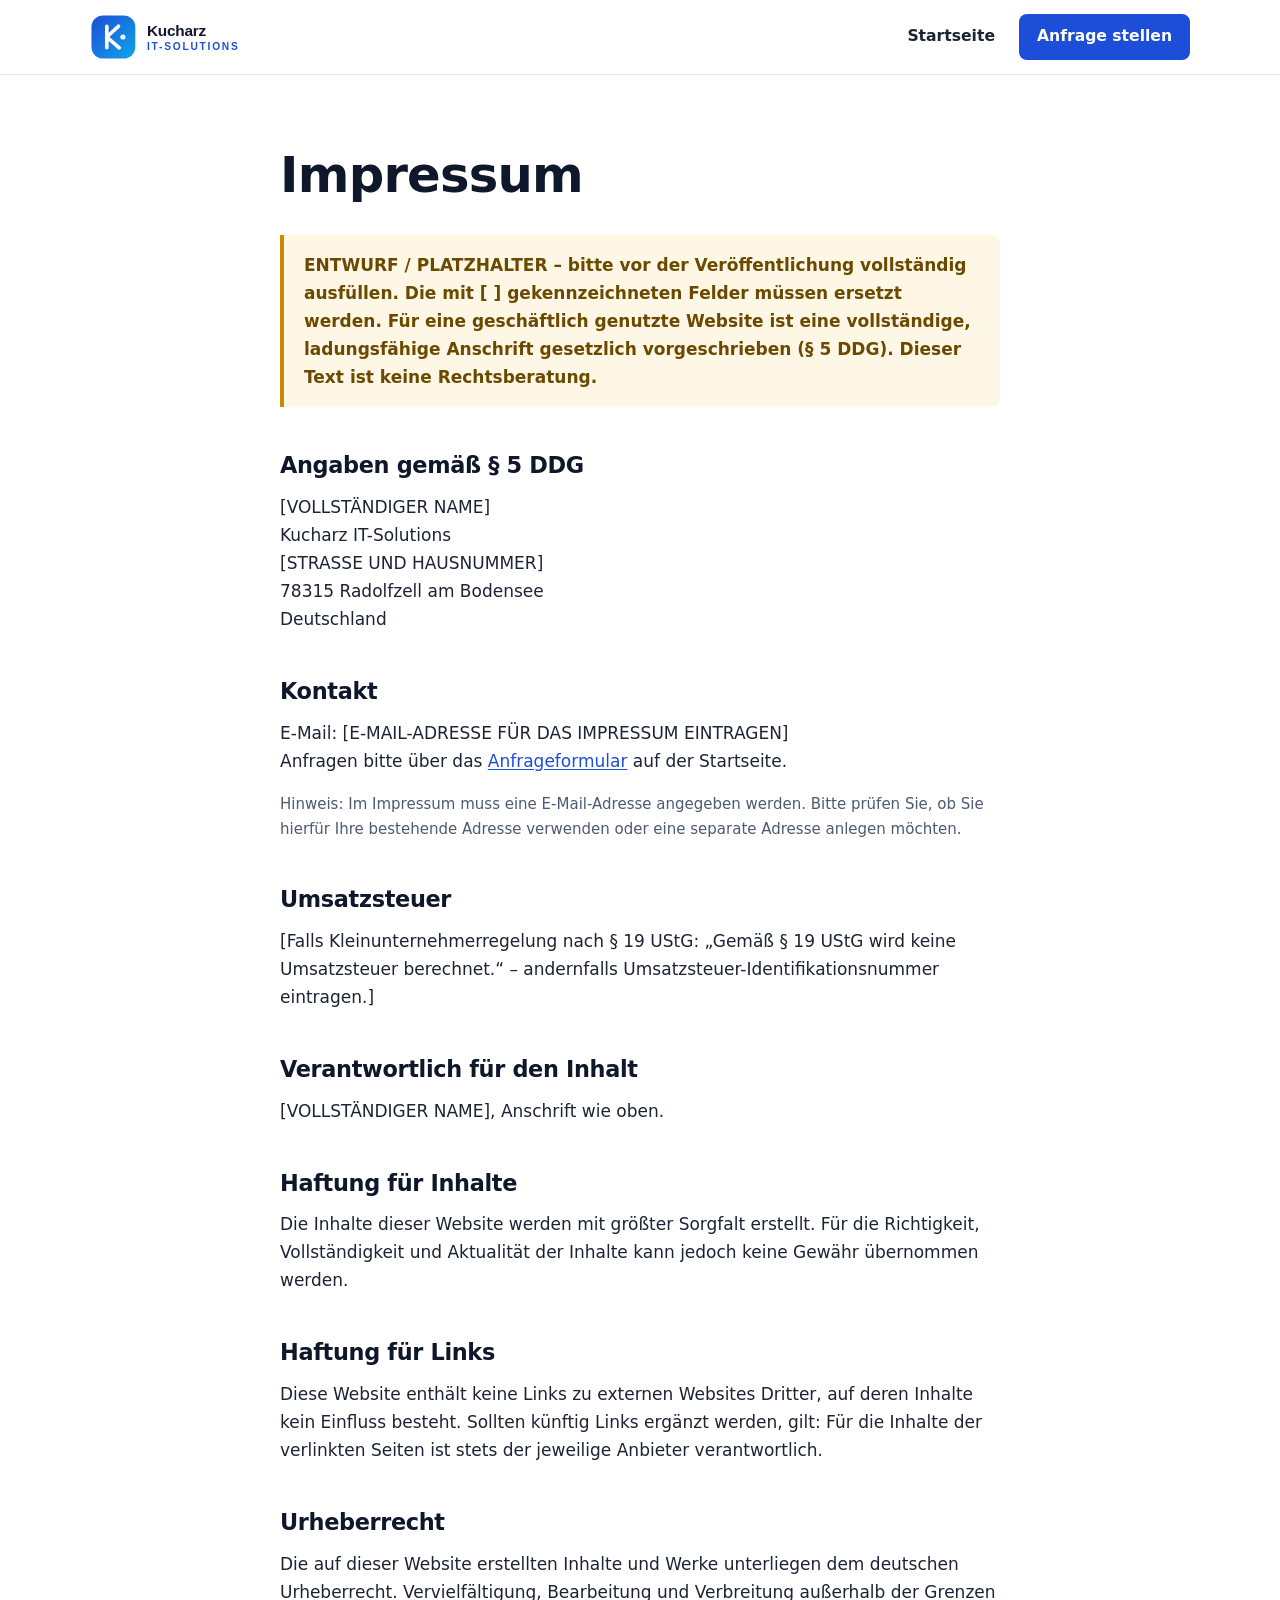
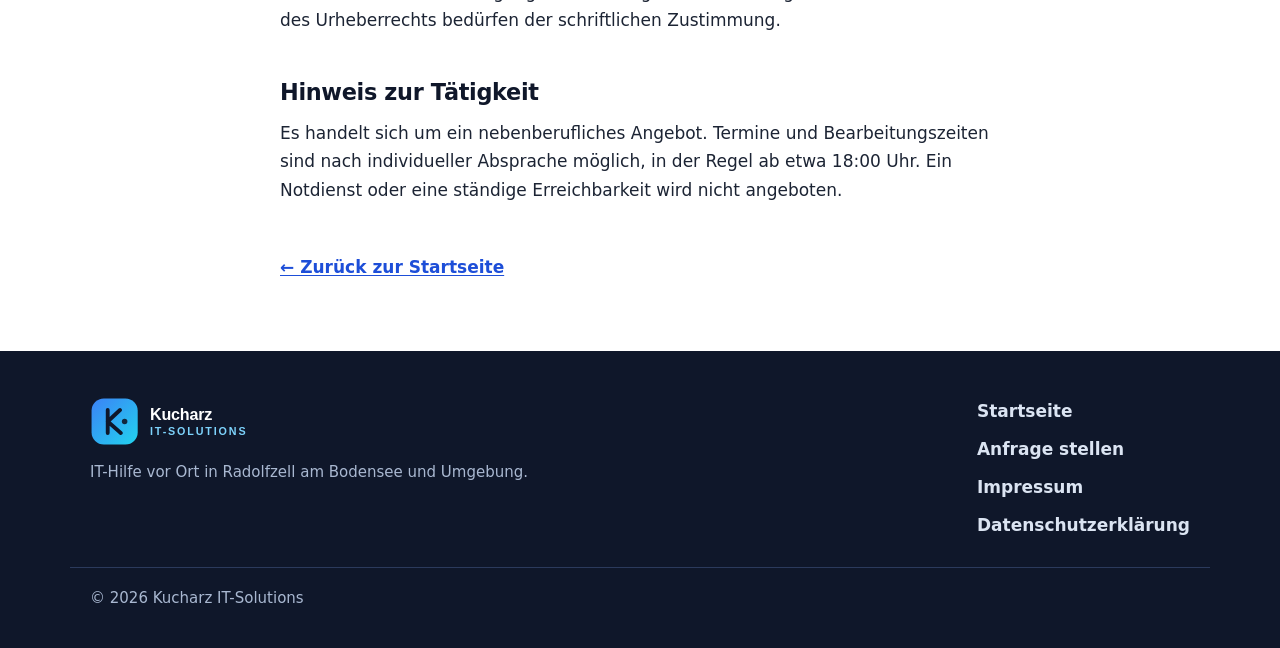
<file: impressum.html>
<!DOCTYPE html>
<html lang="de">
<head>
<meta charset="utf-8">
<meta name="viewport" content="width=device-width, initial-scale=1">
<title>Impressum – Kucharz IT-Solutions</title>
<meta name="description" content="Impressum von Kucharz IT-Solutions, Radolfzell am Bodensee.">
<meta name="robots" content="index, follow">
<meta name="theme-color" content="#0f172a">
<link rel="icon" href="assets/img/favicon.svg" type="image/svg+xml">
<link rel="stylesheet" href="assets/css/style.css">
</head>
<body>

<a class="skip-link" href="#hauptinhalt">Direkt zum Inhalt springen</a>

<header class="site-header">
  <div class="container header-inner">
    <a class="logo" href="index.html" aria-label="Kucharz IT-Solutions – zur Startseite">
      <img src="assets/img/logo.svg" alt="Kucharz IT-Solutions" width="200" height="49">
    </a>
    <nav class="site-nav nav-einfach" aria-label="Hauptnavigation">
      <ul>
        <li><a href="index.html">Startseite</a></li>
        <li><a class="nav-cta" href="index.html#anfrage">Anfrage stellen</a></li>
      </ul>
    </nav>
  </div>
</header>

<main id="hauptinhalt" class="rechtstext">
  <div class="container narrow">

    <h1>Impressum</h1>

    <p class="hinweis-box">
      ENTWURF / PLATZHALTER – bitte vor der Veröffentlichung vollständig ausfüllen.
      Die mit [ ] gekennzeichneten Felder müssen ersetzt werden. Für eine geschäftlich
      genutzte Website ist eine vollständige, ladungsfähige Anschrift gesetzlich
      vorgeschrieben (§ 5 DDG). Dieser Text ist keine Rechtsberatung.
    </p>

    <h2>Angaben gemäß § 5 DDG</h2>
    <p>
      [VOLLSTÄNDIGER NAME]<br>
      Kucharz IT-Solutions<br>
      [STRASSE UND HAUSNUMMER]<br>
      78315 Radolfzell am Bodensee<br>
      Deutschland
    </p>

    <h2>Kontakt</h2>
    <p>
      E-Mail: [E-MAIL-ADRESSE FÜR DAS IMPRESSUM EINTRAGEN]<br>
      Anfragen bitte über das <a href="index.html#anfrage">Anfrageformular</a> auf der Startseite.
    </p>
    <p class="klein">
      Hinweis: Im Impressum muss eine E-Mail-Adresse angegeben werden. Bitte prüfen Sie,
      ob Sie hierfür Ihre bestehende Adresse verwenden oder eine separate Adresse anlegen möchten.
    </p>

    <h2>Umsatzsteuer</h2>
    <p>
      [Falls Kleinunternehmerregelung nach § 19 UStG: „Gemäß § 19 UStG wird keine
      Umsatzsteuer berechnet.“ – andernfalls Umsatzsteuer-Identifikationsnummer eintragen.]
    </p>

    <h2>Verantwortlich für den Inhalt</h2>
    <p>
      [VOLLSTÄNDIGER NAME], Anschrift wie oben.
    </p>

    <h2>Haftung für Inhalte</h2>
    <p>
      Die Inhalte dieser Website werden mit größter Sorgfalt erstellt. Für die Richtigkeit,
      Vollständigkeit und Aktualität der Inhalte kann jedoch keine Gewähr übernommen werden.
    </p>

    <h2>Haftung für Links</h2>
    <p>
      Diese Website enthält keine Links zu externen Websites Dritter, auf deren Inhalte
      kein Einfluss besteht. Sollten künftig Links ergänzt werden, gilt: Für die Inhalte
      der verlinkten Seiten ist stets der jeweilige Anbieter verantwortlich.
    </p>

    <h2>Urheberrecht</h2>
    <p>
      Die auf dieser Website erstellten Inhalte und Werke unterliegen dem deutschen
      Urheberrecht. Vervielfältigung, Bearbeitung und Verbreitung außerhalb der Grenzen
      des Urheberrechts bedürfen der schriftlichen Zustimmung.
    </p>

    <h2>Hinweis zur Tätigkeit</h2>
    <p>
      Es handelt sich um ein nebenberufliches Angebot. Termine und Bearbeitungszeiten
      sind nach individueller Absprache möglich, in der Regel ab etwa 18:00 Uhr.
      Ein Notdienst oder eine ständige Erreichbarkeit wird nicht angeboten.
    </p>

    <a class="zurueck" href="index.html">&larr; Zurück zur Startseite</a>
  </div>
</main>

<footer class="site-footer">
  <div class="container footer-inner">
    <div class="footer-brand">
      <img class="footer-logo" src="assets/img/logo-hell.svg" alt="Kucharz IT-Solutions" width="200" height="49">
      <p class="klein">IT-Hilfe vor Ort in Radolfzell am Bodensee und Umgebung.</p>
    </div>
    <nav aria-label="Fußzeile">
      <ul class="footer-nav">
        <li><a href="index.html">Startseite</a></li>
        <li><a href="index.html#anfrage">Anfrage stellen</a></li>
        <li><a href="impressum.html">Impressum</a></li>
        <li><a href="datenschutz.html">Datenschutzerklärung</a></li>
      </ul>
    </nav>
  </div>
  <div class="container footer-bottom">
    <p class="klein">&copy; <span id="jahr">2025</span> Kucharz IT-Solutions</p>
  </div>
</footer>

<script src="assets/js/main.js"></script>
</body>
</html>
</file>
<file: assets/css/style.css>
/* =========================================================
   Kucharz IT-Solutions – Stylesheet
   Farben: Anthrazit/Dunkelblau + Blau als Akzent
   Keine externen Schriftarten (Datenschutz + Ladezeit)
   ========================================================= */

:root {
  --blau: #1d4ed8;
  --blau-dunkel: #1740b0;
  --blau-hell: #e8effd;
  --anthrazit: #0f172a;
  --anthrazit-2: #1b2740;
  --text: #1c2434;
  --text-leise: #4d5a70;
  --linie: #dfe5ee;
  --flaeche: #ffffff;
  --flaeche-2: #f5f8fc;
  --fehler: #b3261e;
  --erfolg: #0f6b3f;

  --radius: 14px;
  --radius-klein: 8px;
  --schatten: 0 1px 2px rgba(15, 23, 42, .06), 0 8px 24px rgba(15, 23, 42, .06);
  --schatten-stark: 0 2px 4px rgba(15, 23, 42, .08), 0 16px 40px rgba(15, 23, 42, .10);
  --breite: 1140px;
  --schrift: system-ui, -apple-system, "Segoe UI", Roboto, "Helvetica Neue", Arial, sans-serif;
}

* { box-sizing: border-box; }

html { scroll-behavior: smooth; }

body {
  margin: 0;
  font-family: var(--schrift);
  font-size: 1.0625rem;
  line-height: 1.65;
  color: var(--text);
  background: var(--flaeche);
  -webkit-text-size-adjust: 100%;
}

img { max-width: 100%; height: auto; display: block; }

h1, h2, h3 {
  line-height: 1.22;
  color: var(--anthrazit);
  margin: 0 0 .6em;
  letter-spacing: -.015em;
}
h1 { font-size: clamp(2rem, 5vw, 3.1rem); }
h2 { font-size: clamp(1.6rem, 3.4vw, 2.25rem); }
h3 { font-size: 1.2rem; }
p { margin: 0 0 1em; }

a { color: var(--blau); text-decoration: underline; text-underline-offset: 2px; }
a:hover { color: var(--blau-dunkel); }

:focus-visible {
  outline: 3px solid var(--blau);
  outline-offset: 2px;
  border-radius: 4px;
}

.container { width: 100%; max-width: var(--breite); margin: 0 auto; padding: 0 20px; }
.container.narrow { max-width: 760px; }

.klein { font-size: .9375rem; color: var(--text-leise); }

.skip-link {
  position: absolute; left: -9999px; top: 0;
  background: var(--anthrazit); color: #fff; padding: 12px 18px; z-index: 100;
  text-decoration: none; border-radius: 0 0 var(--radius-klein) 0;
}
.skip-link:focus { left: 0; color: #fff; }

/* ---------- Kopfbereich ---------- */
.site-header {
  position: sticky; top: 0; z-index: 50;
  background: rgba(255, 255, 255, .94);
  backdrop-filter: blur(8px);
  border-bottom: 1px solid var(--linie);
}
.header-inner {
  display: flex; align-items: center; justify-content: space-between;
  gap: 16px; min-height: 74px;
}
.logo { display: inline-flex; text-decoration: none; }
.logo img { width: 190px; height: auto; }

.nav-toggle {
  display: none;
  align-items: center; gap: 10px;
  background: var(--flaeche-2); border: 1px solid var(--linie);
  border-radius: var(--radius-klein);
  padding: 10px 14px; font: inherit; font-weight: 600;
  color: var(--anthrazit); cursor: pointer;
}
.nav-toggle-bars { position: relative; width: 18px; height: 2px; background: var(--anthrazit); }
.nav-toggle-bars::before,
.nav-toggle-bars::after {
  content: ""; position: absolute; left: 0; width: 18px; height: 2px; background: var(--anthrazit);
}
.nav-toggle-bars::before { top: -6px; }
.nav-toggle-bars::after { top: 6px; }

.site-nav ul {
  display: flex; align-items: center; gap: 4px;
  list-style: none; margin: 0; padding: 0;
}
.site-nav a {
  display: block; padding: 9px 12px; border-radius: var(--radius-klein);
  text-decoration: none; font-weight: 600; font-size: .975rem; color: var(--text);
}
.site-nav a:hover { background: var(--flaeche-2); color: var(--blau); }
.site-nav .nav-cta {
  background: var(--blau); color: #fff; margin-left: 8px; padding: 10px 18px;
}
.site-nav .nav-cta:hover { background: var(--blau-dunkel); color: #fff; }

/* ---------- Buttons ---------- */
.btn {
  display: inline-flex; align-items: center; justify-content: center;
  padding: 14px 26px; border-radius: var(--radius-klein);
  font-weight: 700; font-size: 1.0625rem; text-decoration: none;
  border: 2px solid transparent; cursor: pointer;
  transition: background-color .18s ease, color .18s ease, transform .18s ease;
}
.btn-primary { background: var(--blau); color: #fff; }
.btn-primary:hover { background: var(--blau-dunkel); color: #fff; transform: translateY(-1px); }
.btn-ghost { background: transparent; color: var(--anthrazit); border-color: var(--linie); }
.btn-ghost:hover { background: var(--flaeche-2); color: var(--anthrazit); border-color: var(--anthrazit); }
.btn-block { width: 100%; }

/* ---------- Hero ---------- */
.hero {
  background:
    radial-gradient(900px 420px at 12% -10%, rgba(29, 78, 216, .10), transparent 65%),
    linear-gradient(180deg, var(--flaeche-2), var(--flaeche));
  border-bottom: 1px solid var(--linie);
  padding: clamp(48px, 7vw, 84px) 0;
}
.hero-inner {
  display: grid; grid-template-columns: 1.25fr .85fr; gap: 44px; align-items: start;
}
.eyebrow {
  text-transform: uppercase; letter-spacing: .12em; font-size: .8125rem;
  font-weight: 700; color: var(--blau); margin-bottom: 14px;
}
.lead { font-size: 1.1875rem; color: var(--text); max-width: 44ch; }
.hero-note {
  background: var(--blau-hell); border-left: 4px solid var(--blau);
  padding: 14px 18px; border-radius: 0 var(--radius-klein) var(--radius-klein) 0;
  font-size: 1rem; max-width: 52ch;
}
.hero-actions { display: flex; flex-wrap: wrap; gap: 12px; margin: 26px 0 22px; }
.hero-badges {
  list-style: none; margin: 0; padding: 0;
  display: flex; flex-wrap: wrap; gap: 8px 10px;
}
.hero-badges li {
  font-size: .9375rem; font-weight: 600; color: var(--text-leise);
  background: var(--flaeche); border: 1px solid var(--linie);
  border-radius: 999px; padding: 6px 14px;
}

.hero-card {
  background: var(--flaeche); border: 1px solid var(--linie);
  border-radius: var(--radius); box-shadow: var(--schatten);
  padding: 26px;
}
.hero-card-title { font-size: 1.125rem; margin-bottom: 16px; }
.facts { margin: 0 0 20px; }
.facts > div { padding: 12px 0; border-top: 1px solid var(--linie); }
.facts > div:first-child { border-top: 0; padding-top: 0; }
.facts dt { font-size: .875rem; font-weight: 700; color: var(--text-leise); text-transform: uppercase; letter-spacing: .05em; }
.facts dd { margin: 3px 0 0; font-weight: 600; color: var(--anthrazit); }

/* ---------- Abschnitte ---------- */
.section { padding: clamp(52px, 7vw, 88px) 0; }
.section-alt { background: var(--flaeche-2); border-top: 1px solid var(--linie); border-bottom: 1px solid var(--linie); }
.section-dark { background: var(--anthrazit); color: #dbe4f2; }
.section-dark h2, .section-dark h3 { color: #fff; }
.section-dark .section-head p { color: #b9c6dc; }
.section-dark strong { color: #fff; }

.section-head { max-width: 62ch; margin-bottom: 38px; }
.section-head p { color: var(--text-leise); font-size: 1.0625rem; margin: 0; }

/* ---------- Karten (Leistungen) ---------- */
.cards {
  list-style: none; margin: 0; padding: 0;
  display: grid; gap: 20px;
  grid-template-columns: repeat(3, 1fr);
}
.card {
  background: var(--flaeche); border: 1px solid var(--linie);
  border-radius: var(--radius); padding: 24px;
  box-shadow: var(--schatten);
  transition: transform .18s ease, box-shadow .18s ease;
}
.card:hover { transform: translateY(-3px); box-shadow: var(--schatten-stark); }
.card h3 { margin-bottom: .45em; }
.card p { margin: 0; color: var(--text-leise); }

.hinweis {
  margin-top: 28px; padding: 16px 20px;
  background: var(--blau-hell); border-radius: var(--radius-klein);
  border-left: 4px solid var(--blau); font-size: 1rem;
}

/* ---------- Ablauf ---------- */
.steps {
  list-style: none; margin: 0; padding: 0;
  display: grid; gap: 20px; grid-template-columns: repeat(4, 1fr);
  counter-reset: schritt;
}
.step {
  background: var(--flaeche); border: 1px solid var(--linie);
  border-radius: var(--radius); padding: 24px;
}
.step-num {
  display: inline-flex; align-items: center; justify-content: center;
  width: 38px; height: 38px; border-radius: 50%;
  background: var(--blau); color: #fff; font-weight: 700; margin-bottom: 14px;
}
.step h3 { margin-bottom: .4em; }
.step p { margin: 0; color: var(--text-leise); font-size: 1rem; }

/* ---------- Preise ---------- */
.preise { display: grid; gap: 20px; grid-template-columns: repeat(2, 1fr); }
.preis-karte {
  background: var(--flaeche); border: 1px solid var(--linie);
  border-radius: var(--radius); padding: 26px; box-shadow: var(--schatten);
}
.preis-karte-weit { grid-column: 1 / -1; }
.preis { margin: 0 0 .7em; }
.preis strong { font-size: 2.1rem; color: var(--blau); letter-spacing: -.02em; }
.preis span { color: var(--text-leise); font-weight: 600; }
.preis-karte p:last-child { margin: 0; color: var(--text-leise); }

.preis-hinweise { margin: 26px 0 0; padding-left: 1.2em; color: var(--text-leise); }
.preis-hinweise li { margin-bottom: .4em; }
.platzhalter {
  background: #fff7e6; border-left: 4px solid #c98a00; color: #6b4a00;
  list-style: none; margin-left: -1.2em; padding: 12px 16px; border-radius: 0 6px 6px 0;
  font-weight: 600;
}

/* ---------- Verfügbarkeit ---------- */
.verf-grid { display: grid; gap: 20px; grid-template-columns: repeat(3, 1fr); }
.verf-box {
  background: var(--anthrazit-2); border: 1px solid #2b3a5c;
  border-radius: var(--radius); padding: 24px;
}
.verf-box p { margin: 0; color: #c3cfe3; }

/* ---------- FAQ ---------- */
.faq details {
  background: var(--flaeche); border: 1px solid var(--linie);
  border-radius: var(--radius-klein); margin-bottom: 12px; padding: 0 20px;
}
.faq summary {
  cursor: pointer; font-weight: 700; padding: 16px 0; color: var(--anthrazit);
  list-style: none; display: flex; justify-content: space-between; align-items: center; gap: 16px;
}
.faq summary::-webkit-details-marker { display: none; }
.faq summary::after {
  content: "+"; font-size: 1.5rem; font-weight: 400; color: var(--blau); line-height: 1;
}
.faq details[open] summary::after { content: "–"; }
.faq details p { margin: 0 0 18px; color: var(--text-leise); }

/* ---------- Formular ---------- */
.form-wrap { display: grid; grid-template-columns: 1.5fr .8fr; gap: 28px; align-items: start; }

.form {
  display: grid; grid-template-columns: 1fr 1fr; gap: 18px 20px;
  background: var(--flaeche); border: 1px solid var(--linie);
  border-radius: var(--radius); padding: 28px; box-shadow: var(--schatten);
}
.feld { display: flex; flex-direction: column; min-width: 0; }
.feld-weit { grid-column: 1 / -1; }

.form label, .form legend { font-weight: 700; font-size: .9375rem; margin-bottom: 6px; color: var(--anthrazit); }
.pflicht { color: var(--fehler); }
.optional { font-weight: 500; color: var(--text-leise); }

.form input[type="text"],
.form input[type="email"],
.form input[type="tel"],
.form input[type="date"],
.form select,
.form textarea {
  font: inherit; color: var(--text);
  padding: 12px 14px; border: 1px solid #c6cfdd; border-radius: var(--radius-klein);
  background: var(--flaeche); width: 100%;
  transition: border-color .15s ease, box-shadow .15s ease;
}
.form textarea { resize: vertical; min-height: 130px; }
.form input:focus, .form select:focus, .form textarea:focus {
  border-color: var(--blau); box-shadow: 0 0 0 3px rgba(29, 78, 216, .15); outline: none;
}
.form [aria-invalid="true"] { border-color: var(--fehler); }

fieldset.feld { border: 1px solid var(--linie); border-radius: var(--radius-klein); padding: 16px 18px; margin: 0; }
fieldset.feld legend { padding: 0 6px; }
.radios { display: flex; flex-direction: column; gap: 8px; }
.radios label { font-weight: 500; font-size: 1rem; display: flex; align-items: center; gap: 10px; margin: 0; }
.radios input { width: 20px; height: 20px; accent-color: var(--blau); }

.checkbox { display: flex; gap: 12px; align-items: flex-start; font-weight: 500; font-size: 1rem; }
.checkbox input { width: 22px; height: 22px; margin-top: 2px; flex: 0 0 auto; accent-color: var(--blau); }

.hilfe { font-size: .875rem; color: var(--text-leise); margin: 6px 0 0; }
.fehler { font-size: .875rem; color: var(--fehler); font-weight: 600; margin: 6px 0 0; }

.form-aktion { margin-top: 4px; }
.form-status {
  grid-column: 1 / -1; margin: 0; padding: 14px 18px;
  border-radius: var(--radius-klein); font-weight: 600;
}
.form-status.ok { background: #e7f5ee; color: var(--erfolg); border-left: 4px solid var(--erfolg); }
.form-status.nok { background: #fdecea; color: var(--fehler); border-left: 4px solid var(--fehler); }

.form-info {
  background: var(--anthrazit); color: #cdd8ea;
  border-radius: var(--radius); padding: 26px;
}
.form-info h3 { color: #fff; }
.form-info .klein { color: #a9b8d1; }
.haken { list-style: none; margin: 0 0 18px; padding: 0; }
.haken li { position: relative; padding-left: 28px; margin-bottom: 12px; font-size: 1rem; }
.haken li::before {
  content: ""; position: absolute; left: 4px; top: .45em;
  width: 12px; height: 6px; border-left: 2.5px solid #38bdf8; border-bottom: 2.5px solid #38bdf8;
  transform: rotate(-45deg);
}

/* ---------- Fußbereich ---------- */
.site-footer { background: var(--anthrazit); color: #b9c6dc; padding: 46px 0 22px; }
.footer-inner { display: flex; flex-wrap: wrap; gap: 32px; justify-content: space-between; }
.footer-brand { max-width: 46ch; }
.footer-logo { width: 200px; margin-bottom: 14px; }
.site-footer .klein { color: #a9b8d1; }
.footer-nav { list-style: none; margin: 0; padding: 0; display: grid; gap: 10px; }
.footer-nav a { color: #dbe4f2; text-decoration: none; font-weight: 600; }
.footer-nav a:hover { color: #fff; text-decoration: underline; }
.footer-bottom { margin-top: 28px; padding-top: 18px; border-top: 1px solid #2b3a5c; }

/* ---------- Rechtstexte ---------- */
.rechtstext { padding: clamp(40px, 6vw, 70px) 0; }
.rechtstext h2 { font-size: 1.4rem; margin-top: 2em; }
.rechtstext h3 { font-size: 1.1rem; margin-top: 1.6em; }
.rechtstext ul { padding-left: 1.2em; }
.hinweis-box {
  background: #fff7e6; border-left: 4px solid #c98a00; color: #6b4a00;
  padding: 16px 20px; border-radius: 0 var(--radius-klein) var(--radius-klein) 0;
  font-weight: 600; margin-bottom: 28px;
}
.zurueck { display: inline-block; margin-top: 32px; font-weight: 700; }

/* ---------- Responsiv ---------- */
@media (max-width: 1000px) {
  .cards, .steps { grid-template-columns: repeat(2, 1fr); }
  .verf-grid { grid-template-columns: 1fr; }
  .form-wrap { grid-template-columns: 1fr; }
  .hero-inner { grid-template-columns: 1fr; }
  .hero-card { max-width: 520px; }
}

@media (max-width: 780px) {
  .nav-toggle { display: inline-flex; }
  .site-nav:not(.nav-einfach) {
    display: none; position: absolute; left: 0; right: 0; top: 100%;
    background: var(--flaeche); border-bottom: 1px solid var(--linie);
    box-shadow: var(--schatten); padding: 12px 20px 20px;
  }
  .site-nav.offen { display: block; }
  .site-nav.nav-einfach ul { gap: 6px; }
  .site-nav.nav-einfach a { padding: 9px 10px; font-size: .95rem; }
  .site-nav ul { flex-direction: column; align-items: stretch; gap: 2px; }
  .site-nav a { padding: 13px 12px; font-size: 1.0625rem; }
  .site-nav .nav-cta { margin: 8px 0 0; text-align: center; }
  .header-inner { position: relative; }
}

@media (max-width: 640px) {
  body { font-size: 1rem; }
  .cards, .steps, .preise { grid-template-columns: 1fr; }
  .preis-karte-weit { grid-column: auto; }
  .form { grid-template-columns: 1fr; padding: 22px 18px; }
  .btn { width: 100%; }
  .hero-actions { flex-direction: column; align-items: stretch; }
  .logo img { width: 168px; }
}

@media (prefers-reduced-motion: reduce) {
  html { scroll-behavior: auto; }
  * { transition: none !important; animation: none !important; }
}

@media print {
  .site-header, .site-nav, .hero-actions, .form-info { display: none; }
  body { color: #000; }
}
</file>
